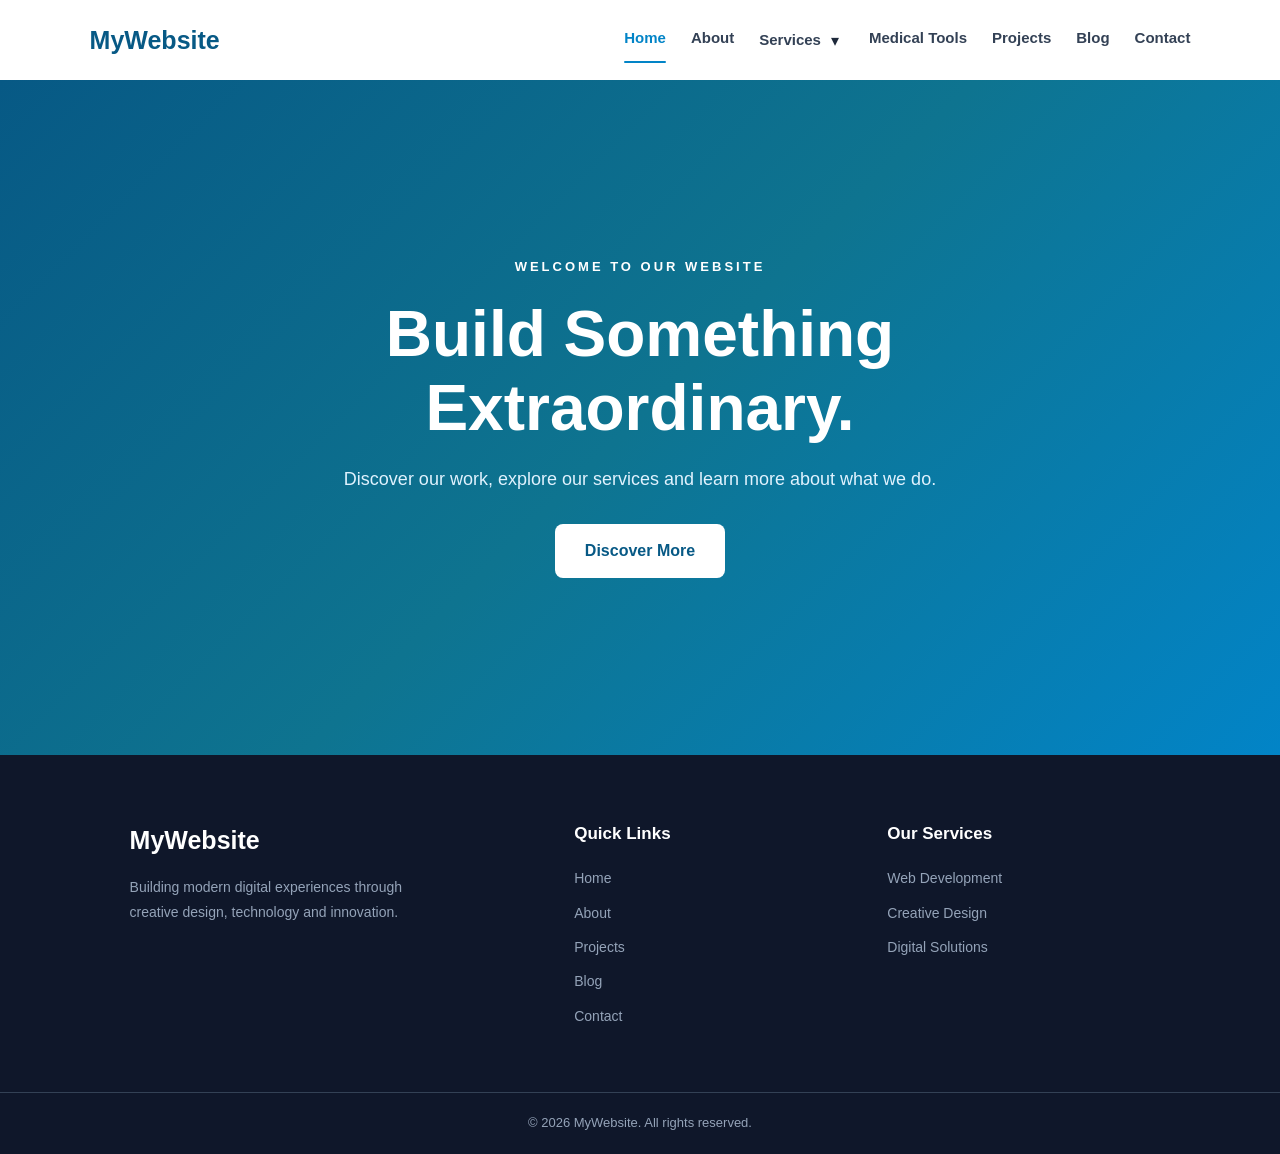
<file: index.html>
<!DOCTYPE html>
<html lang="en">

<head>
    <meta charset="UTF-8">
    <meta name="viewport" content="width=device-width, initial-scale=1.0">

    <meta name="description" content="Explore MyWebsite for professional web development services, creative design, digital solutions, projects, articles and clinical medical calculators.">
<!-- Open Graph / Social Sharing -->
<meta property="og:type" content="website">
<meta property="og:title" content="MyWebsite | Web Development, Creative Design & Digital Solutions">
<meta property="og:description" content="Explore professional web development services, creative design, digital solutions, projects, articles and clinical medical calculators.">
<meta property="og:url" content="https://kuniam68.github.io/professional-website/">
<meta property="og:site_name" content="MyWebsite">
<meta property="og:image" content="https://kuniam68.github.io/professional-website/images/og-preview.png">
<meta property="og:image:alt" content="MyWebsite — Web Development, Creative Design, Digital Solutions and Clinical Calculators">
    
    <!-- Twitter / X Social Sharing -->
<meta name="twitter:card" content="summary_large_image">
<meta name="twitter:title" content="MyWebsite | Web Development, Creative Design & Digital Solutions">
<meta name="twitter:description" content="Explore professional web development services, creative design, digital solutions, projects, articles and clinical medical calculators.">
<meta name="twitter:image" content="https://kuniam68.github.io/professional-website/images/og-preview.png">
<meta name="twitter:image:alt" content="MyWebsite professional social sharing preview">
    
    <title>MyWebsite | Web Development, Creative Design & Digital Solutions</title>
<link rel="canonical" href="https://kuniam68.github.io/professional-website/">
 <link rel="icon" type="image/png" sizes="32x32" href="https://kuniam68.github.io/professional-website/images/favicon-32.png?v=4">
<link rel="icon" type="image/png" sizes="192x192" href="https://kuniam68.github.io/professional-website/images/favicon-192.png?v=4">
<link rel="apple-touch-icon" sizes="192x192" href="https://kuniam68.github.io/professional-website/images/favicon-192.png?v=4">
<link rel="shortcut icon" type="image/png" href="https://kuniam68.github.io/professional-website/images/favicon-32.png?v=4">
    <link rel="stylesheet" href="style.css?v=11">
</head>

<body>
<a href="#main-content" class="skip-link">
    Skip to main content
</a>
    
<header class="site-header">
    <a href="index.html?v=5" class="logo">MyWebsite</a>

    <button class="menu-toggle"
        type="button"
        aria-label="Open navigation menu"
        aria-expanded="false"
        aria-controls="primary-navigation">
        ☰
    </button>

    <nav class="main-nav" id="primary-navigation" aria-label="Main navigation">

        <a href="index.html?v=5" class="active" aria-current="page">Home</a>

        <a href="about.html?v=5">About</a>

        <div class="nav-dropdown">
            <div class="nav-dropdown-heading">
                <a href="services.html?v=5">Services</a>

                <button class="dropdown-toggle"
                    type="button"
                    aria-label="Open Services submenu"
                    aria-expanded="false"
                    aria-controls="services-dropdown">
                    ▾
                </button>
            </div>

            <div class="dropdown-menu" id="services-dropdown">
                <a href="services.html?v=5#web-development">Web Development</a>
                <a href="services.html?v=5#creative-design">Creative Design</a>
                <a href="services.html?v=5#digital-solutions">Digital Solutions</a>
            </div>
        </div>
        <a href="medical-tools.html">Medical Tools</a>
        <a href="projects.html?v=5">Projects</a>
        <a href="blog.html?v=5">Blog</a>
        <a href="contact.html?v=5">Contact</a>

    </nav>
    </header>

    <main id="main-content">

        <section class="hero">
            <p>WELCOME TO OUR WEBSITE</p>

            <h1>Build Something Extraordinary.</h1>

            <p>
                Discover our work, explore our services
                and learn more about what we do.
            </p>

            <a href="about.html" class="hero-button">
                Discover More
            </a>
        </section>

    </main>

<footer class="site-footer">

    <div class="footer-container">

        <!-- BRAND INFORMATION -->
        <div class="footer-brand">
            <h2>MyWebsite</h2>
            <p>
                Building modern digital experiences through
                creative design, technology and innovation.
            </p>
        </div>

        <!-- QUICK LINKS -->
        <div class="footer-links">
            <h3>Quick Links</h3>

            <a href="index.html?v=5">Home</a>
            <a href="about.html?v=5">About</a>
            <a href="projects.html?v=5">Projects</a>
            <a href="blog.html?v=5">Blog</a>
            <a href="contact.html?v=5">Contact</a>
        </div>

        <!-- SERVICES -->
        <div class="footer-links">
            <h3>Our Services</h3>

            <a href="services.html?v=5#web-development">Web Development</a>
            <a href="services.html?v=5#creative-design">Creative Design</a>
            <a href="services.html?v=5#digital-solutions">Digital Solutions</a>
        </div>

    </div>

    <div class="footer-bottom">
        <p>&copy; 2026 MyWebsite. All rights reserved.</p>
    </div>

</footer>


<script>
const menuToggle = document.querySelector(".menu-toggle");
const mainNav = document.querySelector(".main-nav");

menuToggle.addEventListener("click", function() {
    const isExpanded = menuToggle.getAttribute("aria-expanded") === "true";

    menuToggle.setAttribute("aria-expanded", !isExpanded);

    menuToggle.setAttribute(
        "aria-label",
        isExpanded ? "Open navigation menu" : "Close navigation menu"
    );

    mainNav.classList.toggle("active");
});

// ===== SERVICES DROPDOWN =====

const dropdownToggle = document.querySelector(".dropdown-toggle");
const navDropdown = document.querySelector(".nav-dropdown");

dropdownToggle.addEventListener("click", function() {
    const isExpanded = dropdownToggle.getAttribute("aria-expanded") === "true";

    dropdownToggle.setAttribute("aria-expanded", !isExpanded);

    dropdownToggle.setAttribute(
        "aria-label",
        isExpanded ? "Open Services submenu" : "Close Services submenu"
    );

    navDropdown.classList.toggle("open");
});
</script>
</body>
</html>
</file>
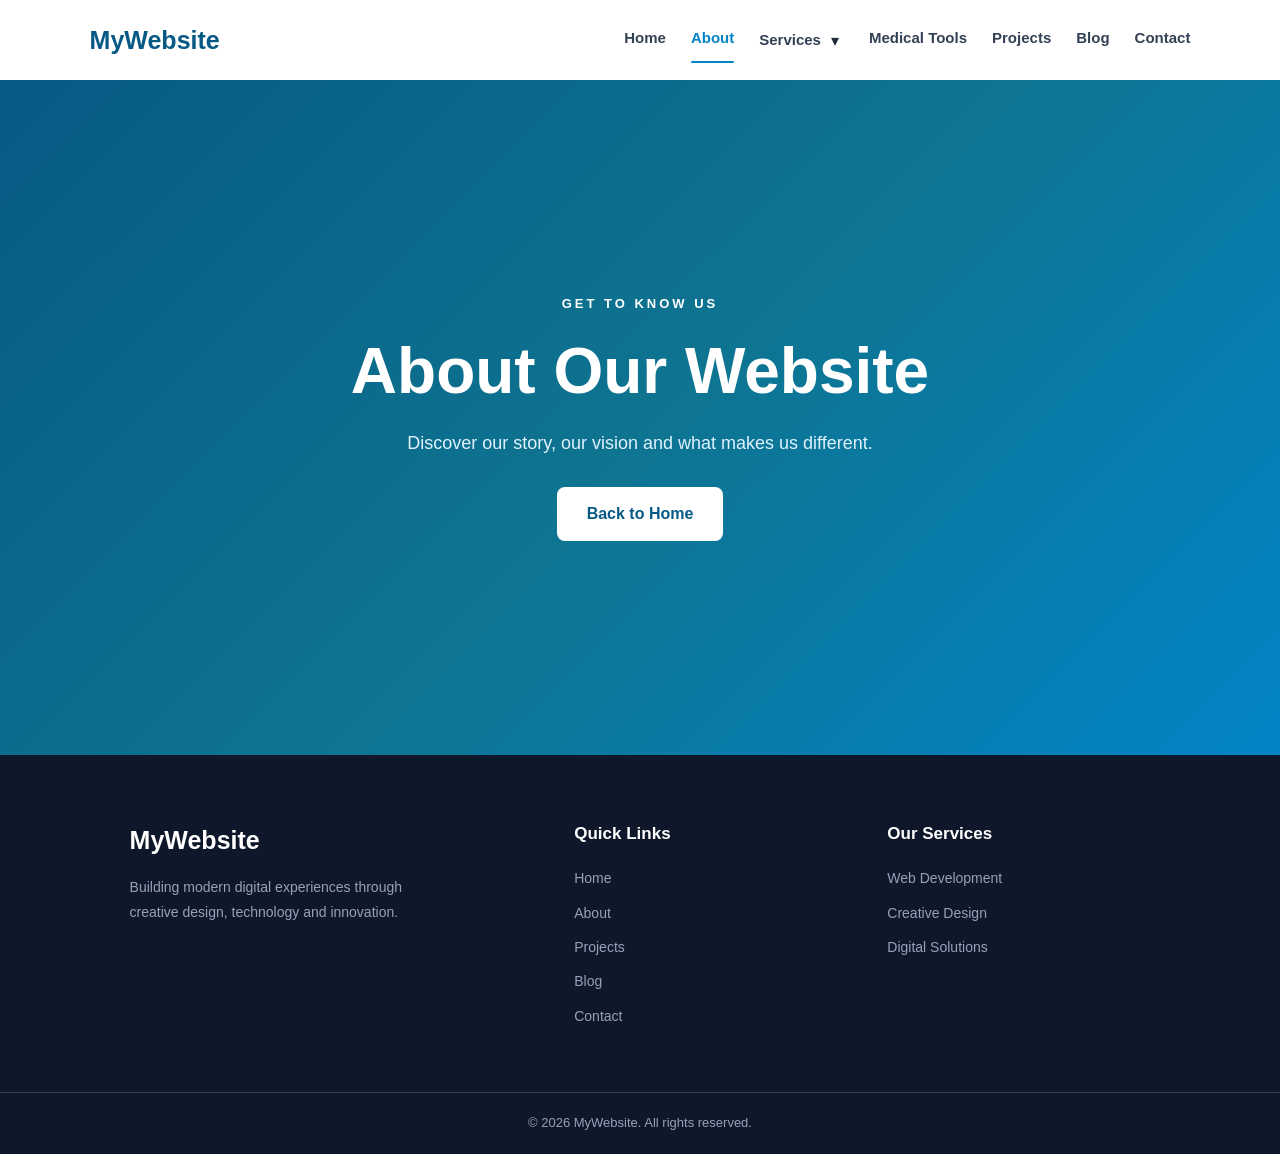
<file: about.html>
<!DOCTYPE html>
<html lang="en">

<head>
    <meta charset="UTF-8">
    <meta name="viewport" content="width=device-width, initial-scale=1.0">

    <meta name="description" content="Learn more about our website, our vision and our mission.">

    <title>About Us | MyWebsite</title>

    <link rel="stylesheet" href="style.css">
</head>

<body>
<a href="#main-content" class="skip-link">
    Skip to main content
</a>
    

<header class="site-header">
    <a href="index.html?v=5" class="logo">MyWebsite</a>

    <button class="menu-toggle"
        type="button"
        aria-label="Open navigation menu"
        aria-expanded="false"
        aria-controls="primary-navigation">
        ☰
    </button>

    <nav class="main-nav" id="primary-navigation" aria-label="Main navigation">

        <a href="index.html?v=5">Home</a>

        <a href="about.html?v=5" class="active" aria-current="page">About</a>

        <div class="nav-dropdown">
            <div class="nav-dropdown-heading">
                <a href="services.html?v=5">Services</a>

                <button class="dropdown-toggle"
                    type="button"
                    aria-label="Open Services submenu"
                    aria-expanded="false"
                    aria-controls="services-dropdown">
                    ▾
                </button>
            </div>

            <div class="dropdown-menu" id="services-dropdown">
                <a href="services.html?v=5#web-development">Web Development</a>
                <a href="services.html?v=5#creative-design">Creative Design</a>
                <a href="services.html?v=5#digital-solutions">Digital Solutions</a>
            </div>
        </div>
        <a href="medical-tools.html">Medical Tools</a>
        <a href="projects.html?v=5">Projects</a>
        <a href="blog.html?v=5">Blog</a>
        <a href="contact.html?v=5">Contact</a>

    </nav>
</header>

    <main id="main-content">

        <section class="hero">
            <p>GET TO KNOW US</p>

            <h1>About Our Website</h1>

            <p>
                Discover our story, our vision
                and what makes us different.
            </p>

            <a href="index.html" class="hero-button">
                Back to Home
            </a>
        </section>

    </main>

   
<footer class="site-footer">

    <div class="footer-container">

        <!-- BRAND INFORMATION -->
        <div class="footer-brand">
            <h2>MyWebsite</h2>
            <p>
                Building modern digital experiences through
                creative design, technology and innovation.
            </p>
        </div>

        <!-- QUICK LINKS -->
        <div class="footer-links">
            <h3>Quick Links</h3>

            <a href="index.html?v=5">Home</a>
            <a href="about.html?v=5">About</a>
            <a href="projects.html?v=5">Projects</a>
            <a href="blog.html?v=5">Blog</a>
            <a href="contact.html?v=5">Contact</a>
        </div>

        <!-- SERVICES -->
        <div class="footer-links">
            <h3>Our Services</h3>

            <a href="services.html?v=5#web-development">Web Development</a>
            <a href="services.html?v=5#creative-design">Creative Design</a>
            <a href="services.html?v=5#digital-solutions">Digital Solutions</a>
        </div>

    </div>

    <div class="footer-bottom">
        <p>&copy; 2026 MyWebsite. All rights reserved.</p>
    </div>

</footer>



<script>
const menuToggle = document.querySelector(".menu-toggle");
const mainNav = document.querySelector(".main-nav");

menuToggle.addEventListener("click", function() {
    const isExpanded = menuToggle.getAttribute("aria-expanded") === "true";

    menuToggle.setAttribute("aria-expanded", !isExpanded);

    menuToggle.setAttribute(
        "aria-label",
        isExpanded ? "Open navigation menu" : "Close navigation menu"
    );

    mainNav.classList.toggle("active");
});

// ===== SERVICES DROPDOWN =====

const dropdownToggle = document.querySelector(".dropdown-toggle");
const navDropdown = document.querySelector(".nav-dropdown");

dropdownToggle.addEventListener("click", function() {
    const isExpanded = dropdownToggle.getAttribute("aria-expanded") === "true";

    dropdownToggle.setAttribute("aria-expanded", !isExpanded);

    dropdownToggle.setAttribute(
        "aria-label",
        isExpanded ? "Open Services submenu" : "Close Services submenu"
    );

    navDropdown.classList.toggle("open");
});
</script>

</body>
</html>
</file>
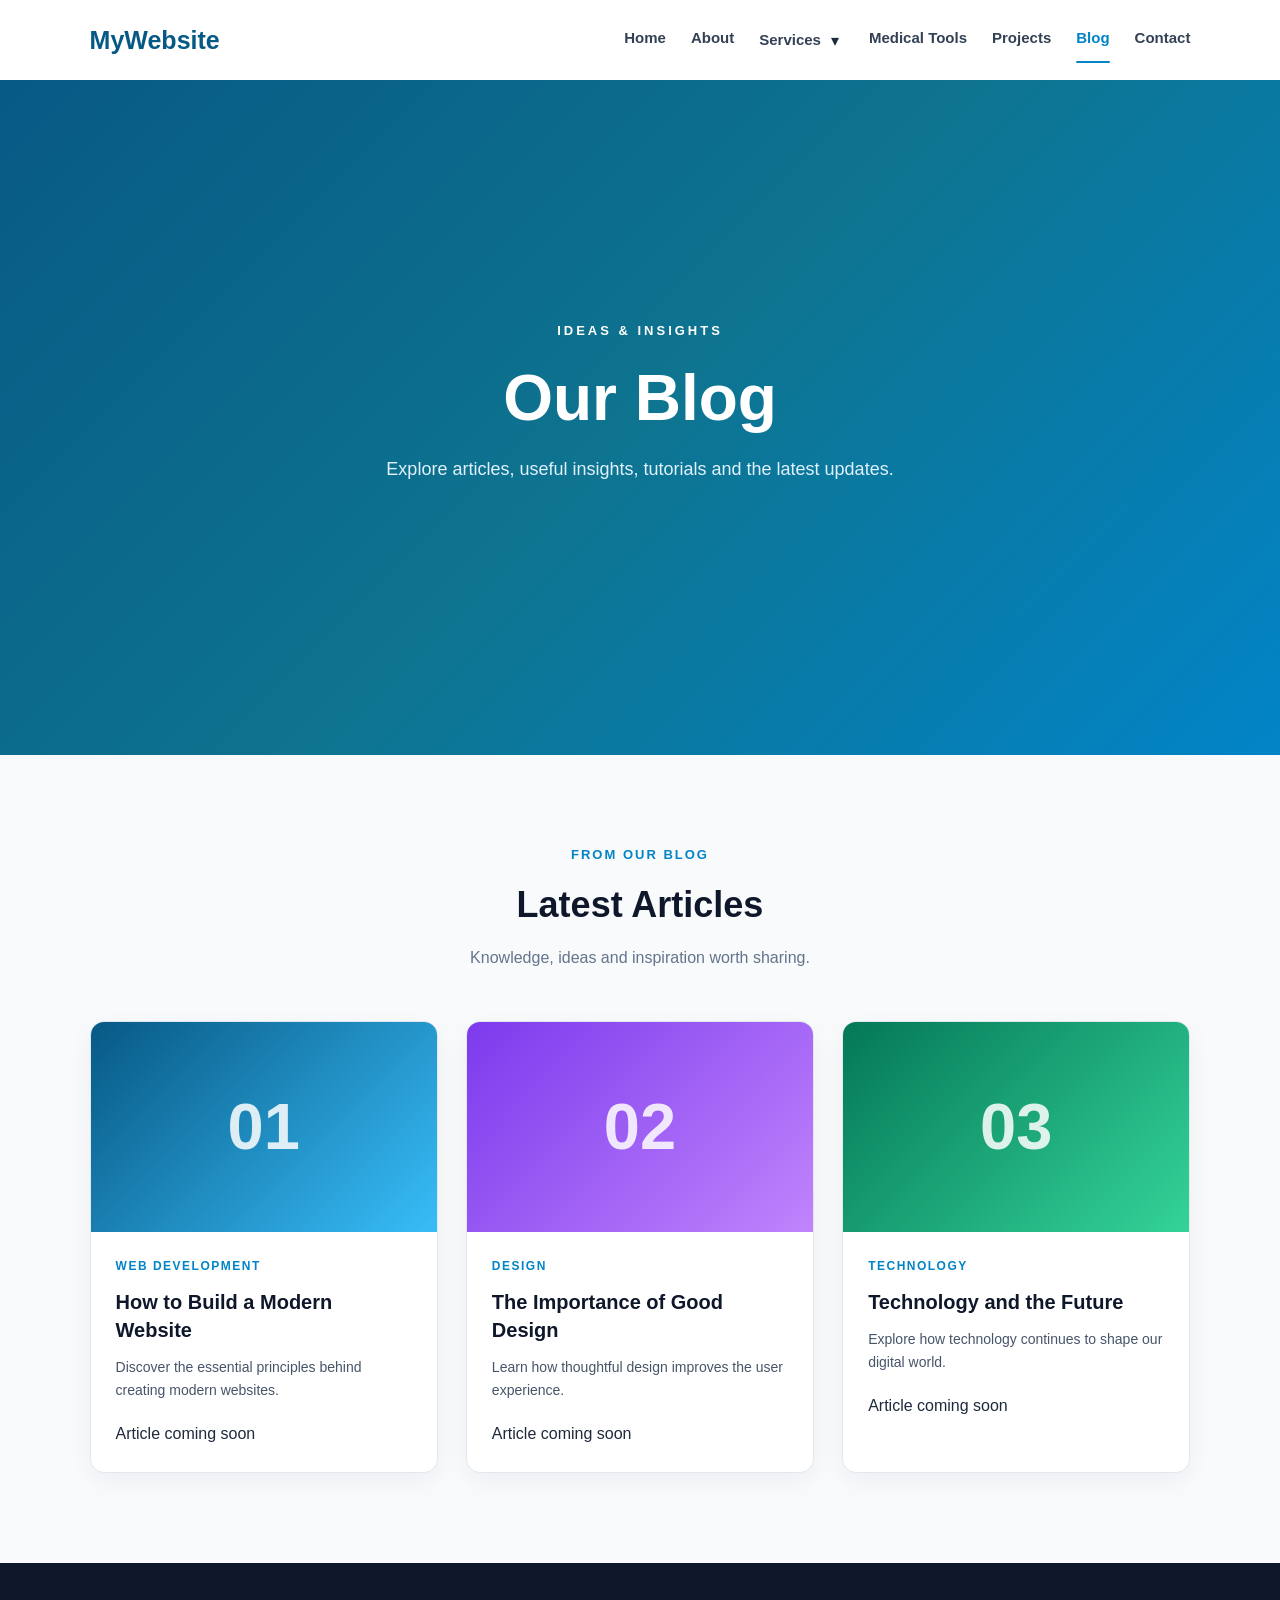
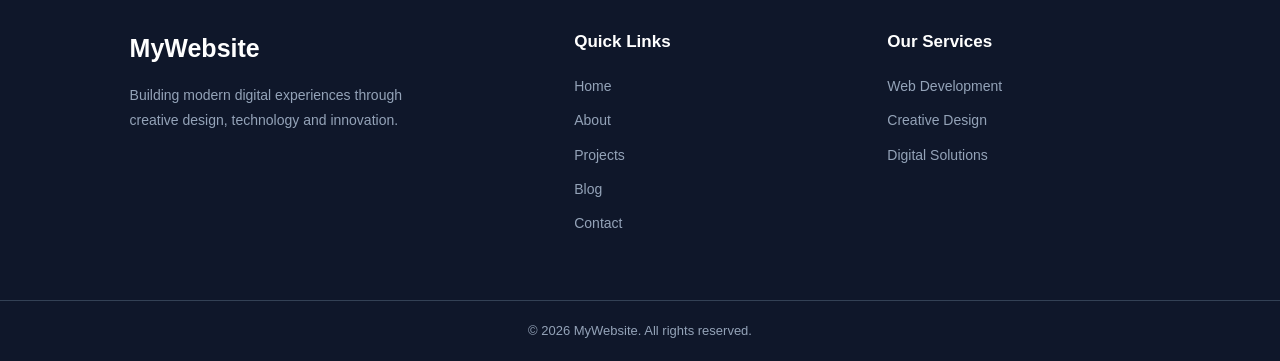
<file: blog.html>
<!DOCTYPE html>
<html lang="en">

<head>
    <meta charset="UTF-8">
    <meta name="viewport" content="width=device-width, initial-scale=1.0">

    <meta name="description" content="Read our latest articles, insights, tutorials and updates.">

    <title>Blog & Articles | MyWebsite</title>

    <link rel="stylesheet" href="style.css">
</head>

<body>


<header class="site-header">
    <a href="index.html?v=5" class="logo">MyWebsite</a>

    <button class="menu-toggle"
        type="button"
        aria-label="Open navigation menu"
        aria-expanded="false"
        aria-controls="primary-navigation">
        ☰
    </button>

    <nav class="main-nav" id="primary-navigation" aria-label="Main navigation">

        <a href="index.html?v=5">Home</a>
        <a href="about.html?v=5">About</a>

        <div class="nav-dropdown">
            <div class="nav-dropdown-heading">
                <a href="services.html?v=5">Services</a>

                <button class="dropdown-toggle"
                    type="button"
                    aria-label="Open Services submenu"
                    aria-expanded="false"
                    aria-controls="services-dropdown">
                    ▾
                </button>
            </div>

            <div class="dropdown-menu" id="services-dropdown">
                <a href="services.html?v=5#web-development">Web Development</a>
                <a href="services.html?v=5#creative-design">Creative Design</a>
                <a href="services.html?v=5#digital-solutions">Digital Solutions</a>
            </div>
        </div>
<a href="medical-tools.html">Medical Tools</a>
        <a href="projects.html?v=5">Projects</a>
        <a href="blog.html?v=5" class="active" aria-current="page">Blog</a>
        <a href="contact.html?v=5">Contact</a>

    </nav>
</header>


    <main>

        <section class="hero">
            <p>IDEAS & INSIGHTS</p>

            <h1>Our Blog</h1>

            <p>
                Explore articles, useful insights,
                tutorials and the latest updates.
            </p>
        </section>

        <section class="blog-section">

            <div class="section-heading">
                <p>FROM OUR BLOG</p>
                <h2>Latest Articles</h2>
                <span>
                    Knowledge, ideas and inspiration
                    worth sharing.
                </span>
            </div>

            <div class="blog-grid">

                <article class="blog-card">
                    <div class="blog-image blog-image-one">
                        <span>01</span>
                    </div>

                    <div class="blog-content">
                        <p class="blog-category">WEB DEVELOPMENT</p>
                        <h3>How to Build a Modern Website</h3>
                        <p>
                            Discover the essential principles
                            behind creating modern websites.
                        </p>
                        <span class="article-link">
    Article coming soon
</span>
                    </div>
                </article>

                <article class="blog-card">
                    <div class="blog-image blog-image-two">
                        <span>02</span>
                    </div>

                    <div class="blog-content">
                        <p class="blog-category">DESIGN</p>
                        <h3>The Importance of Good Design</h3>
                        <p>
                            Learn how thoughtful design
                            improves the user experience.
                        </p>
                        <span class="article-link">
    Article coming soon
</span>
                    </div>
                </article>

                <article class="blog-card">
                    <div class="blog-image blog-image-three">
                        <span>03</span>
                    </div>

                    <div class="blog-content">
                        <p class="blog-category">TECHNOLOGY</p>
                        <h3>Technology and the Future</h3>
                        <p>
                            Explore how technology continues
                            to shape our digital world.
                        </p>
                        <span class="article-link">
    Article coming soon
</span>
                    </div>
                </article>

            </div>

        </section>

    </main>

    
<footer class="site-footer">

    <div class="footer-container">

        <!-- BRAND INFORMATION -->
        <div class="footer-brand">
            <h2>MyWebsite</h2>
            <p>
                Building modern digital experiences through
                creative design, technology and innovation.
            </p>
        </div>

        <!-- QUICK LINKS -->
        <div class="footer-links">
            <h3>Quick Links</h3>

            <a href="index.html?v=5">Home</a>
            <a href="about.html?v=5">About</a>
            <a href="projects.html?v=5">Projects</a>
            <a href="blog.html?v=5">Blog</a>
            <a href="contact.html?v=5">Contact</a>
        </div>

        <!-- SERVICES -->
        <div class="footer-links">
            <h3>Our Services</h3>

            <a href="services.html?v=5#web-development">Web Development</a>
            <a href="services.html?v=5#creative-design">Creative Design</a>
            <a href="services.html?v=5#digital-solutions">Digital Solutions</a>
        </div>

    </div>

    <div class="footer-bottom">
        <p>&copy; 2026 MyWebsite. All rights reserved.</p>
    </div>

</footer>


<script>
const menuToggle = document.querySelector(".menu-toggle");
const mainNav = document.querySelector(".main-nav");

menuToggle.addEventListener("click", function() {
    const isExpanded = menuToggle.getAttribute("aria-expanded") === "true";

    menuToggle.setAttribute("aria-expanded", !isExpanded);

    menuToggle.setAttribute(
        "aria-label",
        isExpanded ? "Open navigation menu" : "Close navigation menu"
    );

    mainNav.classList.toggle("active");
});

// ===== SERVICES DROPDOWN =====

const dropdownToggle = document.querySelector(".dropdown-toggle");
const navDropdown = document.querySelector(".nav-dropdown");

dropdownToggle.addEventListener("click", function() {
    const isExpanded = dropdownToggle.getAttribute("aria-expanded") === "true";

    dropdownToggle.setAttribute("aria-expanded", !isExpanded);

    dropdownToggle.setAttribute(
        "aria-label",
        isExpanded ? "Open Services submenu" : "Close Services submenu"
    );

    navDropdown.classList.toggle("open");
});
</script>

</body>
</html>
</file>
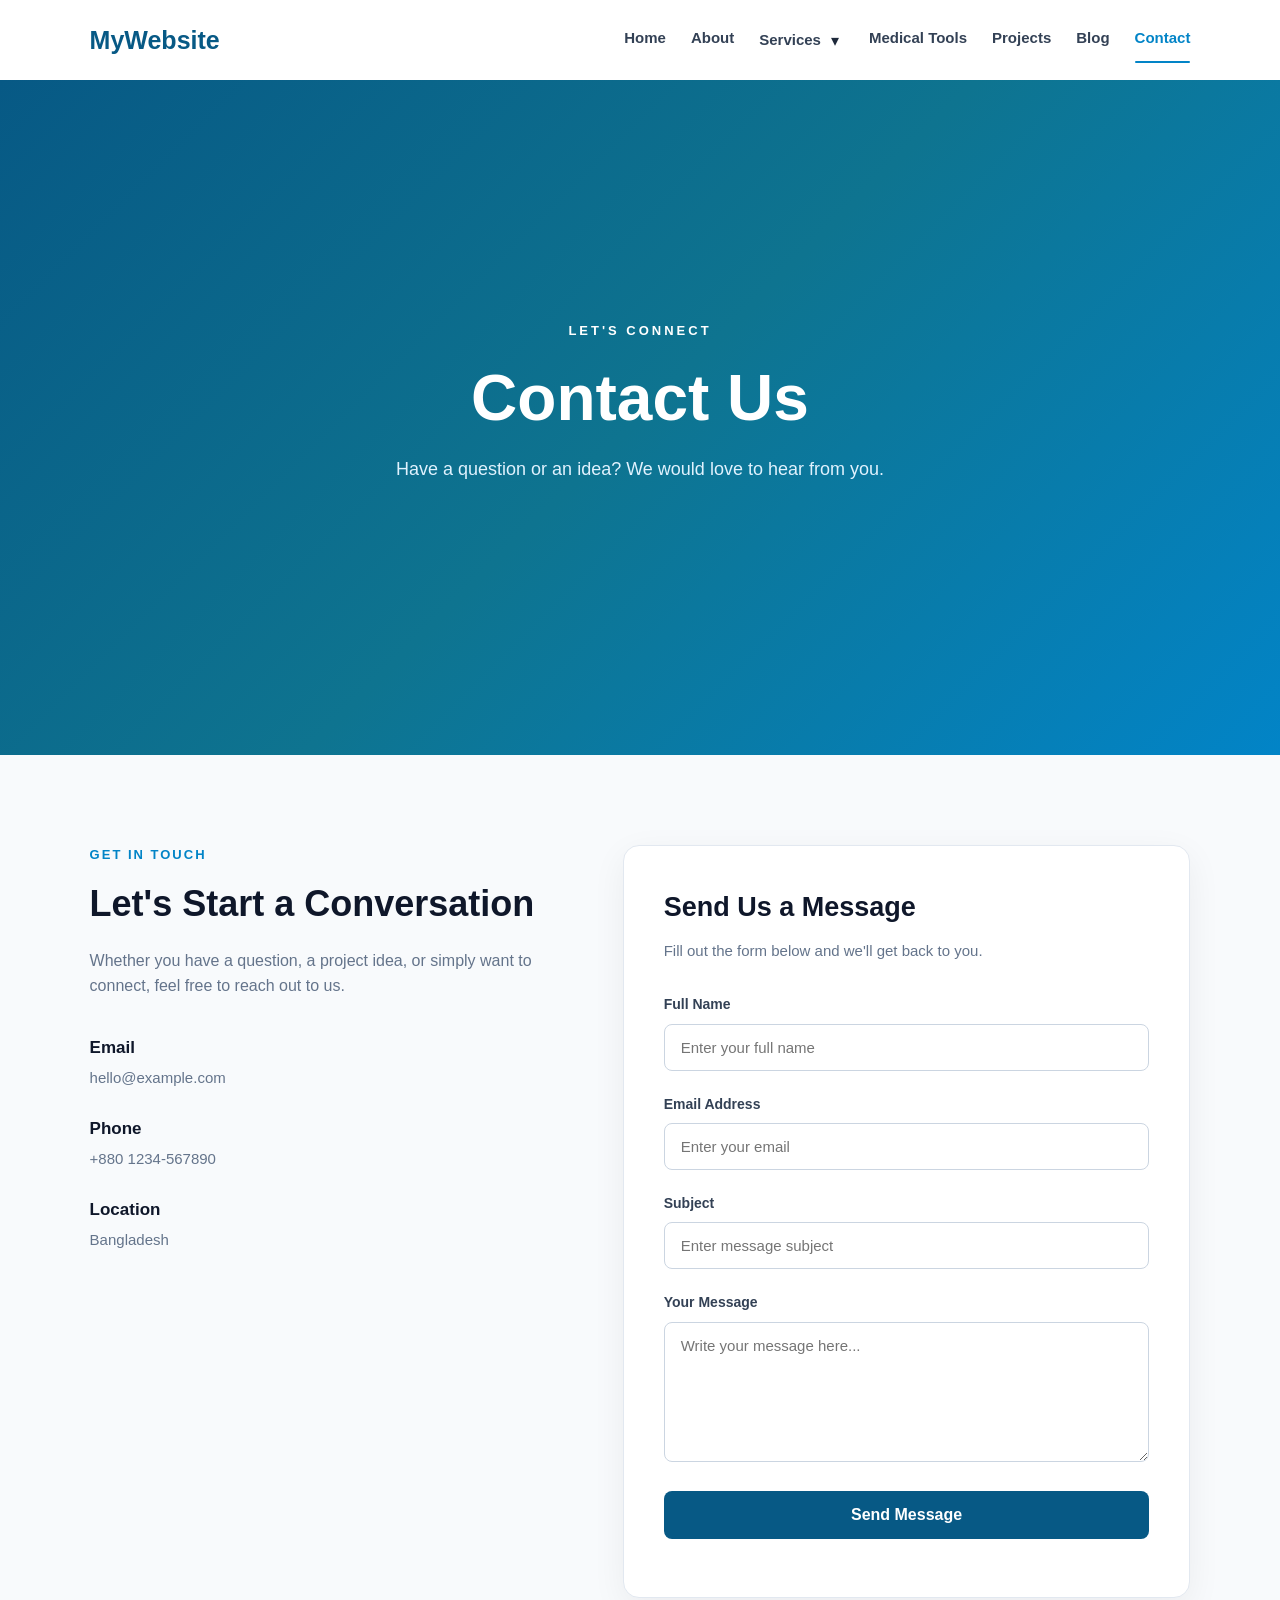
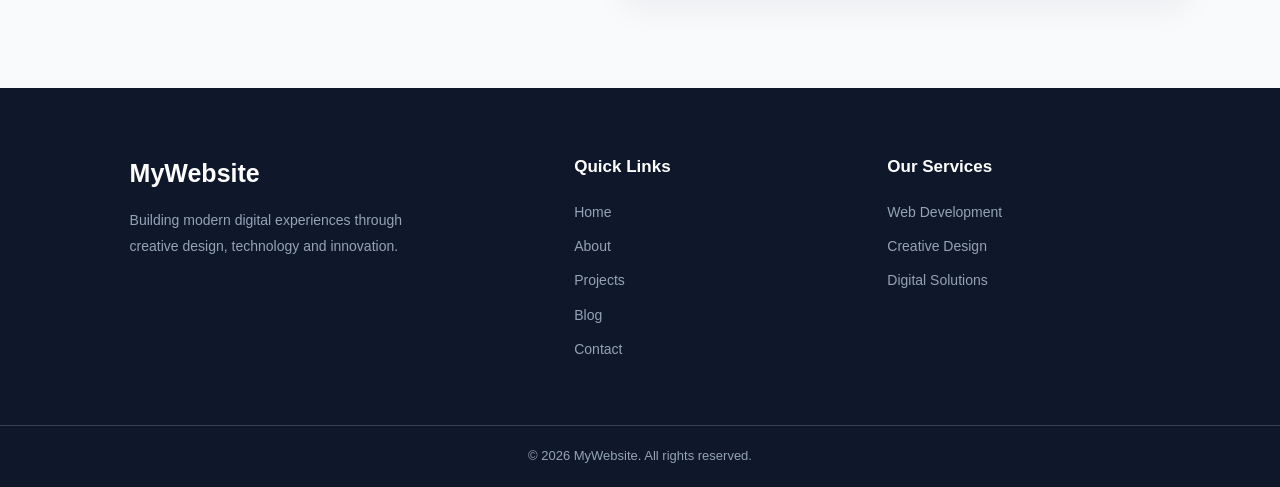
<file: contact.html>
<!DOCTYPE html>
<html lang="en">

<head>
    <meta charset="UTF-8">
    <meta name="viewport" content="width=device-width, initial-scale=1.0">

    <meta name="description" content="Get in touch with our team. We would love to hear from you.">

    <title>Contact Us | MyWebsite</title>

    <link rel="stylesheet" href="style.css">
</head>

<body>
<a href="#main-content" class="skip-link">
    Skip to main content
</a>
 

<header class="site-header">
    <a href="index.html?v=5" class="logo">MyWebsite</a>

    <button class="menu-toggle"
        type="button"
        aria-label="Open navigation menu"
        aria-expanded="false"
        aria-controls="primary-navigation">
        ☰
    </button>

    <nav class="main-nav" id="primary-navigation" aria-label="Main navigation">

        <a href="index.html?v=5">Home</a>
        <a href="about.html?v=5">About</a>

        <div class="nav-dropdown">
            <div class="nav-dropdown-heading">
                <a href="services.html?v=5">Services</a>

                <button class="dropdown-toggle"
                    type="button"
                    aria-label="Open Services submenu"
                    aria-expanded="false"
                    aria-controls="services-dropdown">
                    ▾
                </button>
            </div>

            <div class="dropdown-menu" id="services-dropdown">
                <a href="services.html?v=5#web-development">Web Development</a>
                <a href="services.html?v=5#creative-design">Creative Design</a>
                <a href="services.html?v=5#digital-solutions">Digital Solutions</a>
            </div>
        </div>
<a href="medical-tools.html">Medical Tools</a>
        <a href="projects.html?v=5">Projects</a>
        <a href="blog.html?v=5">Blog</a>
        <a href="contact.html?v=5" class="active" aria-current="page">Contact</a>

    </nav>
</header>



    <main id="main-content">

        <section class="hero">
            <p>LET'S CONNECT</p>

            <h1>Contact Us</h1>

                        <p>
                Have a question or an idea?
                We would love to hear from you.
            </p>

        </section>

        <section class="contact-section">

            <div class="contact-container">

                <!-- CONTACT INFORMATION -->

                <div class="contact-info">

                    <p class="contact-label">GET IN TOUCH</p>

                    <h2>Let's Start a Conversation</h2>

                    <p class="contact-description">
                        Whether you have a question, a project idea,
                        or simply want to connect, feel free to
                        reach out to us.
                    </p>

                    <div class="contact-detail">
                        <h3>Email</h3>
                        <p>hello@example.com</p>
                    </div>

                    <div class="contact-detail">
                        <h3>Phone</h3>
                        <p>+880 1234-567890</p>
                    </div>

                    <div class="contact-detail">
                        <h3>Location</h3>
                        <p>Bangladesh</p>
                    </div>

                </div>


                <!-- CONTACT FORM -->

                <div class="contact-form-container">

                    <h2>Send Us a Message</h2>

                    <p>
                        Fill out the form below and
                        we'll get back to you.
                    </p>

                 <form
    id="contact-form"
    action="https://formspree.io/f/xgakogpg"
    method="POST"
>
<input
    type="text"
    name="_gotcha"
    style="display:none"
    tabindex="-1"
    autocomplete="off"
>
                     

                        <div class="form-group">
                            <label for="name">Full Name</label>
                            <input
    type="text"
    id="name"
    name="name"
    autocomplete="name"
    maxlength="100"
    minlength="2"
    placeholder="Enter your full name"
    required
>
                        </div>

                        <div class="form-group">
                            <label for="email">Email Address</label>
                            <input
    type="email"
    id="email"
    name="email"
    autocomplete="email"
    placeholder="Enter your email"
    required
>
                        </div>

                        <div class="form-group">
                            <label for="subject">Subject</label>
                            <input
                                type="text"
                                id="subject"
                                name="subject"
                                maxlength="150"
                                minlength="3"
                                placeholder="Enter message subject"
                                required
                            >
                        </div>

                        <div class="form-group">
                            <label for="message">Your Message</label>
                            <textarea
                                id="message"
                                name="message"
                                rows="6"
                                maxlength="5000"
                                minlength="10"
                                placeholder="Write your message here..."
                                required
                            ></textarea>
                        </div>

                        <button type="submit" class="contact-submit">
                            Send Message
                        </button>
                        <p id="form-status" role="status" aria-live="polite"></p>
                    </form>

                </div>

            </div>

                </section>

    </main>

<footer class="site-footer">

    <div class="footer-container">

        <!-- BRAND INFORMATION -->
        <div class="footer-brand">
            <h2>MyWebsite</h2>
            <p>
                Building modern digital experiences through
                creative design, technology and innovation.
            </p>
        </div>

        <!-- QUICK LINKS -->
        <div class="footer-links">
            <h3>Quick Links</h3>

            <a href="index.html?v=5">Home</a>
            <a href="about.html?v=5">About</a>
            <a href="projects.html?v=5">Projects</a>
            <a href="blog.html?v=5">Blog</a>
            <a href="contact.html?v=5">Contact</a>
        </div>

        <!-- SERVICES -->
        <div class="footer-links">
            <h3>Our Services</h3>

            <a href="services.html?v=5#web-development">Web Development</a>
            <a href="services.html?v=5#creative-design">Creative Design</a>
            <a href="services.html?v=5#digital-solutions">Digital Solutions</a>
        </div>

    </div>

    <div class="footer-bottom">
        <p>&copy; 2026 MyWebsite. All rights reserved.</p>
    </div>

</footer>


<script>

const contactForm = document.getElementById("contact-form");
const formStatus = document.getElementById("form-status");
const submitButton = contactForm.querySelector("button[type='submit']");

contactForm.addEventListener("submit", async function(event) {

    event.preventDefault();

    if (!contactForm.checkValidity()) {
        contactForm.reportValidity();
        return;
    }

    submitButton.disabled = true;
    submitButton.textContent = "Sending...";

    formStatus.textContent = "Sending your message...";
    formStatus.style.color = "#0369a1";

    try {

        const response = await fetch(contactForm.action, {
            method: "POST",
            body: new FormData(contactForm),
            headers: {
                "Accept": "application/json"
            }
        });

        if (response.ok) {

            formStatus.textContent =
                "Your message has been sent successfully!";

            formStatus.style.color = "#15803d";

            contactForm.reset();

        } else {

            const result = await response.json();

            formStatus.textContent =
                result.errors
                    ? result.errors.map(error => error.message).join(", ")
                    : "Something went wrong. Please try again.";

            formStatus.style.color = "#dc2626";

        }

    } catch (error) {

        formStatus.textContent =
            "Network error. Please check your connection and try again.";

        formStatus.style.color = "#dc2626";

    } finally {

        submitButton.disabled = false;
        submitButton.textContent = "Send Message";

    }

});

</script>


<script>
const menuToggle = document.querySelector(".menu-toggle");
const mainNav = document.querySelector(".main-nav");

menuToggle.addEventListener("click", function() {
    const isExpanded = menuToggle.getAttribute("aria-expanded") === "true";

    menuToggle.setAttribute("aria-expanded", !isExpanded);

    menuToggle.setAttribute(
        "aria-label",
        isExpanded ? "Open navigation menu" : "Close navigation menu"
    );

    mainNav.classList.toggle("active");
});

// ===== SERVICES DROPDOWN =====

const dropdownToggle = document.querySelector(".dropdown-toggle");
const navDropdown = document.querySelector(".nav-dropdown");

dropdownToggle.addEventListener("click", function() {
    const isExpanded = dropdownToggle.getAttribute("aria-expanded") === "true";

    dropdownToggle.setAttribute("aria-expanded", !isExpanded);

    dropdownToggle.setAttribute(
        "aria-label",
        isExpanded ? "Open Services submenu" : "Close Services submenu"
    );

    navDropdown.classList.toggle("open");
});
</script>

</body>
</html>
</file>
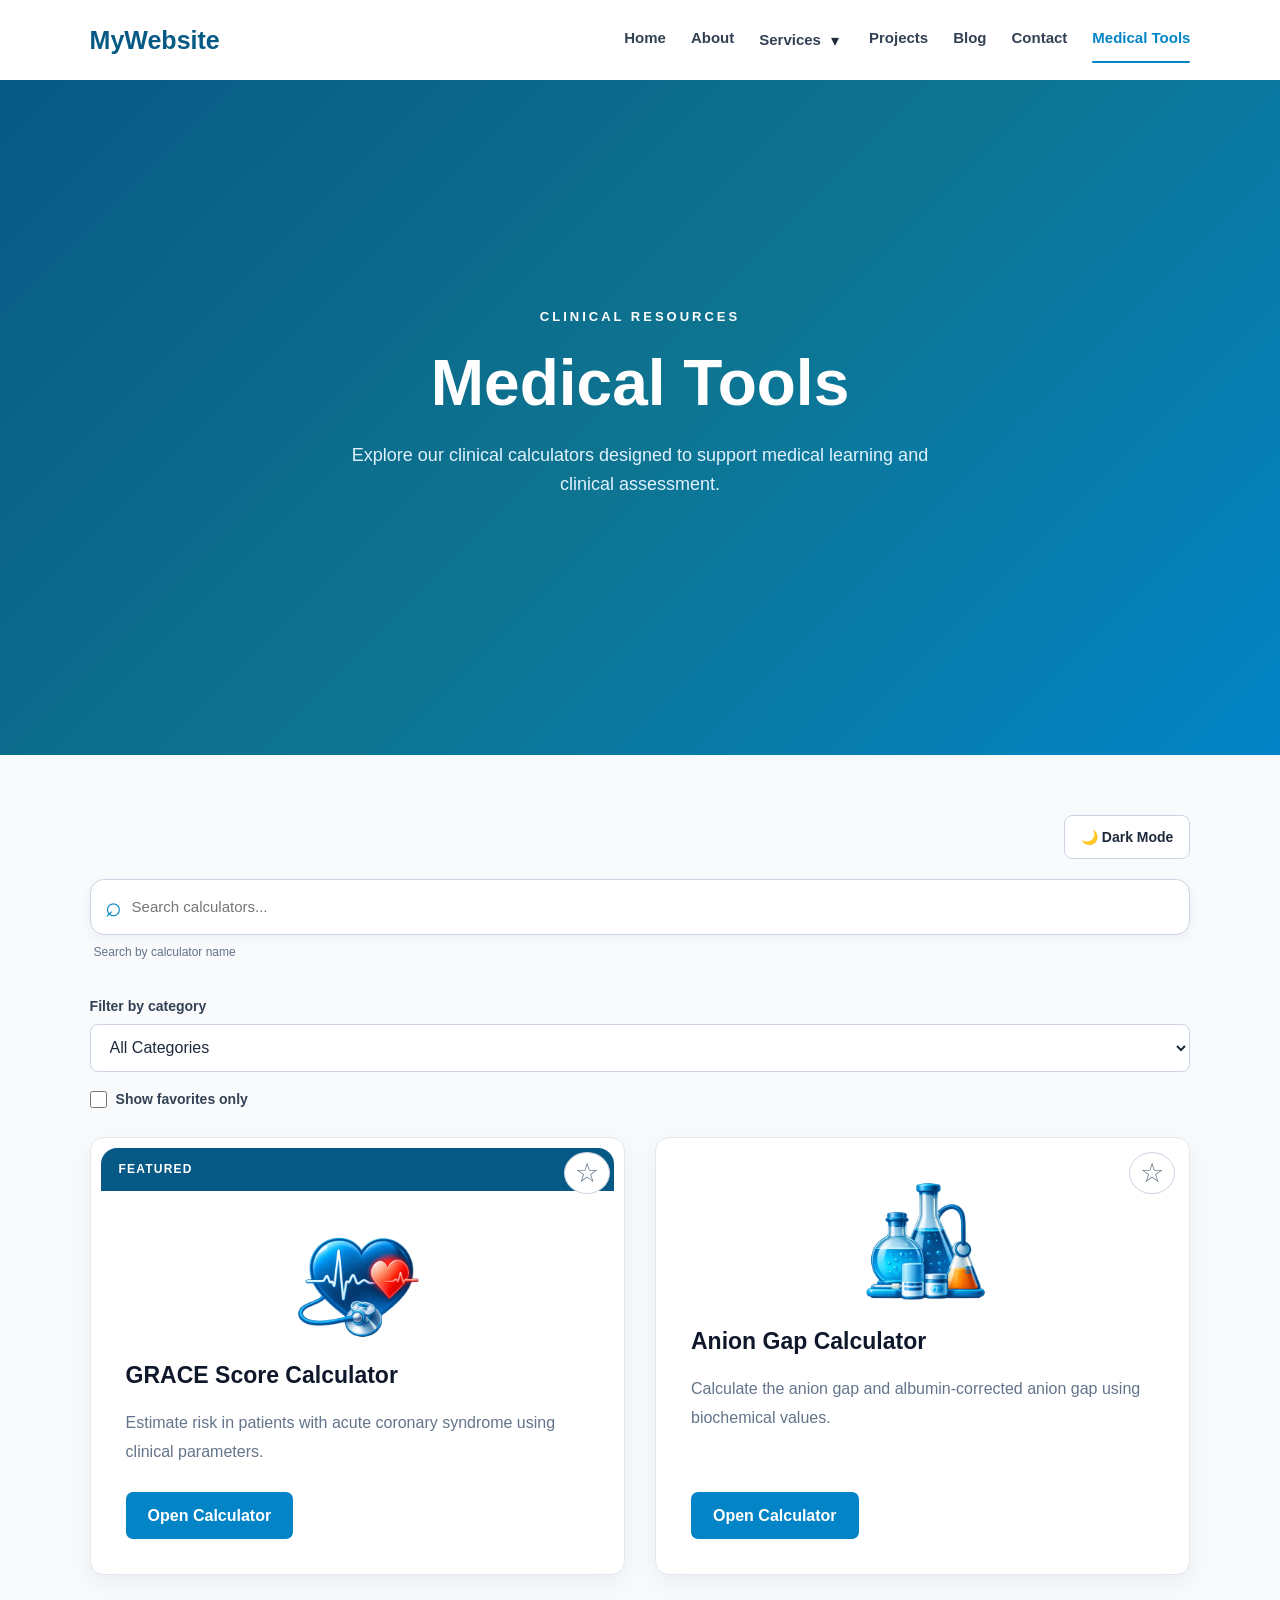
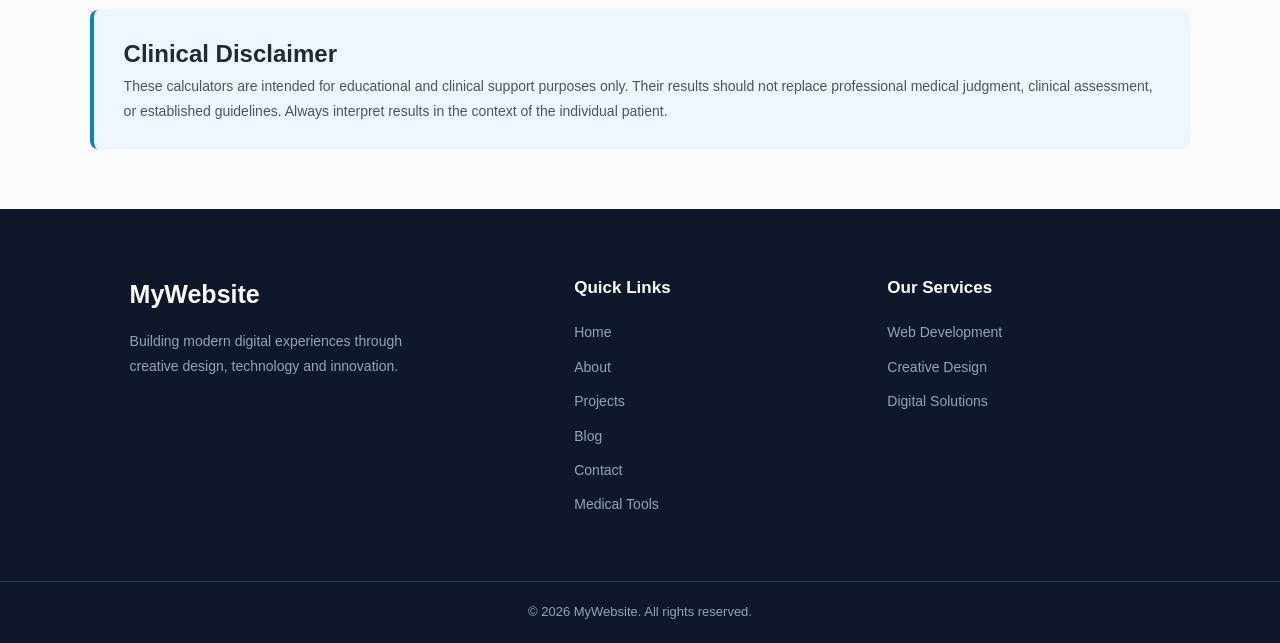
<file: medical-tools.html>
<!DOCTYPE html>
<html lang="en">

<head>
    <meta charset="UTF-8">
<meta name="viewport" content="width=device-width, initial-scale=1.0">
<meta name="description" content="Explore clinical medical calculators, including the GRACE Score Calculator for acute coronary syndrome and the Anion Gap Calculator for metabolic acidosis assessment.">
<meta property="og:type" content="website">
<meta property="og:title" content="Medical Tools | MyWebsite">
<meta property="og:description" content="Explore clinical calculators and medical tools, including the GRACE Score and Anion Gap calculators.">
<meta property="og:url" content="https://kuniam68.github.io/professional-website/medical-tools.html">
<meta property="og:site_name" content="MyWebsite">
<meta property="og:image" content="https://kuniam68.github.io/professional-website/images/og-preview.png">
<meta property="og:image:alt" content="MyWebsite — Web Development, Creative Design, Digital Solutions and Clinical Calculators">
    
    <meta name="twitter:card" content="summary_large_image">
<meta name="twitter:title" content="Medical Tools | MyWebsite">
<meta name="twitter:description" content="Explore clinical calculators and medical tools, including the GRACE Score and Anion Gap calculators.">
<meta name="twitter:image" content="https://kuniam68.github.io/professional-website/images/og-preview.png">
<meta name="twitter:image:alt" content="MyWebsite professional social sharing preview">
    <link rel="canonical" href="https://kuniam68.github.io/professional-website/medical-tools.html">
    <title>Medical Tools | MyWebsite</title>
<link rel="stylesheet" href="style.css?v=8">

</head>


<body class="medical-tools-page">
    <a href="#main-content" class="skip-link">
    Skip to main content
</a>

<header class="site-header">

    <a href="index.html?v=5" class="logo">MyWebsite</a>

    <button class="menu-toggle"
        type="button"
        aria-label="Open navigation menu"
        aria-expanded="false"
        aria-controls="primary-navigation">
        ☰
    </button>

    <nav class="main-nav" id="primary-navigation" aria-label="Main navigation">

        <a href="index.html?v=5">Home</a>
        <a href="about.html?v=5">About</a>

        <div class="nav-dropdown">

            <div class="nav-dropdown-heading">
                <a href="services.html?v=5">Services</a>

                <button class="dropdown-toggle"
                    type="button"
                    aria-label="Open Services submenu"
                    aria-expanded="false"
                    aria-controls="services-dropdown">
                    ▾
                </button>
            </div>

            <div class="dropdown-menu" id="services-dropdown">
                <a href="services.html?v=5#web-development">Web Development</a>
                <a href="services.html?v=5#creative-design">Creative Design</a>
                <a href="services.html?v=5#digital-solutions">Digital Solutions</a>
            </div>

        </div>

        <a href="projects.html?v=5">Projects</a>
        <a href="blog.html?v=5">Blog</a>
        <a href="contact.html?v=5">Contact</a>

        <a href="medical-tools.html" class="active" aria-current="page">Medical Tools</a>

    </nav>

</header>


<main id="main-content">

    <section class="hero">

        <p>CLINICAL RESOURCES</p>

        <h1>Medical Tools</h1>

        <p>
            Explore our clinical calculators designed
            to support medical learning and clinical assessment.
        </p>

    </section>

    <section class="medical-tools-section">

        <!-- ===== MEDICAL TOOLS SEARCH ===== -->


<!-- ===== DARK MODE TOGGLE ===== -->
<div class="theme-toggle-container">
    <button
        type="button"
        id="themeToggle"
        class="theme-toggle"
        aria-label="Switch to dark mode"
        aria-pressed="false">
        🌙 Dark Mode
    </button>
</div>

       
<div class="medical-search-box">

    <div class="medical-search-input-wrapper">

        <span class="search-icon" aria-hidden="true">⌕</span>

        <input
            type="search"
            id="medicalToolSearch"
            placeholder="Search calculators..."
            aria-label="Search medical calculators"
            autocomplete="off"
            aria-autocomplete="list"
            aria-controls="searchSuggestions"
            aria-expanded="false">

        <button
            type="button"
            id="clearMedicalSearch"
            class="clear-search"
            aria-label="Clear search"
            hidden>
            ×
        </button>

    </div>

    <p class="search-guide">
        Search by calculator name
    </p>

    <div
        id="searchSuggestions"
        class="search-suggestions"
        role="listbox"
        aria-label="Calculator suggestions"
        hidden>
    </div>

</div>

    <div class="medical-category-filter">

        <label for="medicalCategory">Filter by category</label>

        <select id="medicalCategory">

            <option value="all">All Categories</option>
            <option value="cardiology">Cardiology</option>
            <option value="biochemistry">Biochemistry</option>

        </select>

        </div>

        <div class="favorites-filter">
    <label>
        <input type="checkbox" id="showFavoritesOnly">
        Show favorites only
    </label>
</div>
        <div class="medical-tools-container">

       <div class="medical-tool-card"
     data-category="cardiology"
     data-search="grace score calculator acute coronary syndrome risk">

        <span class="featured-label">FEATURED</span>

    <button
        class="favorite-toggle"
        type="button"
        aria-label="Add GRACE Score Calculator to favorites"
        aria-pressed="false">
        ☆
    </button>

    <img
    src="images/grace-cardiology.png"
    alt="Illustration representing the GRACE Score cardiology calculator"
    loading="lazy"
    class="medical-tool-image">

    <h2>GRACE Score Calculator</h2>

                <p>
                    Estimate risk in patients with
                    acute coronary syndrome using
                    clinical parameters.
                </p>

                <a href="https://kuniam68.github.io/My-second-try/#grace"
                   target="_blank"
                   rel="noopener noreferrer">
                    Open Calculator
                </a>

            </div>

           <div class="medical-tool-card"
     data-category="biochemistry"
     data-search="anion gap albumin corrected anion gap metabolic acidosis">

              <button
        class="favorite-toggle"
        type="button"
        aria-label="Add Anion Gap Calculator to favorites"
        aria-pressed="false">
        ☆
    </button>

    <img
    src="images/anion-gap-laboratory.png"
    alt="Illustration representing the Anion Gap biochemical calculator"
    loading="lazy"
    class="medical-tool-image">

    <h2>Anion Gap Calculator</h2>

                <p>
                    Calculate the anion gap and
                    albumin-corrected anion gap
                    using biochemical values.
                </p>

                <a href="https://kuniam68.github.io/My-second-try/#anion-gap"
                   target="_blank"
                   rel="noopener noreferrer">
                    Open Calculator
                </a>

            </div>

        </div>
<div class="medical-disclaimer">

    <h2>Clinical Disclaimer</h2>

    <p>
        These calculators are intended for educational
        and clinical support purposes only. Their results
        should not replace professional medical judgment,
        clinical assessment, or established guidelines.
        Always interpret results in the context of the
        individual patient.
    </p>

</div>
    </section>

</main>
<footer class="site-footer">

    <div class="footer-container">

        <div class="footer-brand">
            <h2>MyWebsite</h2>
            <p>
                Building modern digital experiences through
                creative design, technology and innovation.
            </p>
        </div>

        <div class="footer-links">
            <h3>Quick Links</h3>
            <a href="index.html?v=5">Home</a>
            <a href="about.html?v=5">About</a>
            <a href="projects.html?v=5">Projects</a>
            <a href="blog.html?v=5">Blog</a>
            <a href="contact.html?v=5">Contact</a>
            <a href="medical-tools.html">Medical Tools</a>
        </div>

        <div class="footer-links">
            <h3>Our Services</h3>
            <a href="services.html?v=5#web-development">Web Development</a>
            <a href="services.html?v=5#creative-design">Creative Design</a>
            <a href="services.html?v=5#digital-solutions">Digital Solutions</a>
        </div>

    </div>

    <div class="footer-bottom">
        <p>&copy; 2026 MyWebsite. All rights reserved.</p>
    </div>

</footer>
<script>

// ===== MOBILE NAVIGATION =====

const menuToggle = document.querySelector(".menu-toggle");
const mainNav = document.querySelector(".main-nav");

menuToggle.addEventListener("click", function() {

    const isExpanded =
        menuToggle.getAttribute("aria-expanded") === "true";

    menuToggle.setAttribute("aria-expanded", !isExpanded);

    menuToggle.setAttribute(
        "aria-label",
        isExpanded ? "Open navigation menu" : "Close navigation menu"
    );

    mainNav.classList.toggle("active");

});


// ===== SERVICES DROPDOWN =====

const dropdownToggle = document.querySelector(".dropdown-toggle");
const navDropdown = document.querySelector(".nav-dropdown");

dropdownToggle.addEventListener("click", function() {

    const isExpanded =
        dropdownToggle.getAttribute("aria-expanded") === "true";

    dropdownToggle.setAttribute("aria-expanded", !isExpanded);

    dropdownToggle.setAttribute(
        "aria-label",
        isExpanded ? "Open Services submenu" : "Close Services submenu"
    );

    navDropdown.classList.toggle("open");

});

</script>

<script>

// ===== MEDICAL TOOLS SEARCH AND FILTER =====

const medicalSearch = document.getElementById("medicalToolSearch");
const medicalCategory = document.getElementById("medicalCategory");

const medicalCards = document.querySelectorAll(".medical-tool-card");

const showFavoritesOnly = document.getElementById("showFavoritesOnly");

function filterMedicalTools() {

    const searchText = medicalSearch.value.toLowerCase().trim();
    const selectedCategory = medicalCategory.value;

    medicalCards.forEach(function(card) {

        const category = card.dataset.category;
        const searchableText =
            (card.dataset.search + " " + card.textContent).toLowerCase();

        const matchesSearch = searchableText.includes(searchText);

        const matchesCategory =
            selectedCategory === "all" ||
            category === selectedCategory;

        const isFavorite =
    savedFavorites.includes(
        card.querySelector("h2").textContent.trim()
    );

const matchesFavorites =
    !showFavoritesOnly.checked || isFavorite;

        card.style.display =
            matchesSearch && matchesCategory && matchesFavorites
    ? ""
    : "none";

    });

}



const searchSuggestions = document.getElementById("searchSuggestions");
const clearMedicalSearch = document.getElementById("clearMedicalSearch");

let activeSuggestionIndex = -1;

function closeSearchSuggestions() {
    searchSuggestions.hidden = true;
    medicalSearch.setAttribute("aria-expanded", "false");
    activeSuggestionIndex = -1;
}

function selectSuggestion(name) {
    medicalSearch.value = name;
    closeSearchSuggestions();
    filterMedicalTools();
}

function updateActiveSuggestion(suggestions) {

    suggestions.forEach(function(suggestion, index) {

        const isActive = index === activeSuggestionIndex;

        suggestion.setAttribute("aria-selected", String(isActive));

        suggestion.classList.toggle("active", isActive);

    });

}

function updateSearchSuggestions() {

    const query = medicalSearch.value.trim().toLowerCase();

    searchSuggestions.innerHTML = "";

    activeSuggestionIndex = -1;

    clearMedicalSearch.hidden = query.length === 0;

    if (!query) {
        closeSearchSuggestions();
        filterMedicalTools();
        return;
    }

    const matchingNames = Array.from(medicalCards)
        .map(card => card.querySelector("h2").textContent.trim())
        .filter(name => name.toLowerCase().includes(query));

    if (matchingNames.length === 0) {

        searchSuggestions.innerHTML =
            '<div class="no-search-results">No matching calculator found.</div>';

    } else {

        matchingNames.forEach(function(name) {

            const suggestion = document.createElement("button");

            suggestion.type = "button";
            suggestion.className = "search-suggestion-item";
            suggestion.textContent = name;
            suggestion.setAttribute("role", "option");
            suggestion.setAttribute("aria-selected", "false");

            suggestion.addEventListener("click", function() {
                selectSuggestion(name);
            });

            searchSuggestions.appendChild(suggestion);

        });

    }

    searchSuggestions.hidden = false;
    medicalSearch.setAttribute("aria-expanded", "true");

    filterMedicalTools();
}

medicalSearch.addEventListener("input", updateSearchSuggestions);

medicalSearch.addEventListener("keydown", function(event) {

    const suggestions = Array.from(
        searchSuggestions.querySelectorAll(".search-suggestion-item")
    );

    if (searchSuggestions.hidden || suggestions.length === 0) {
        if (event.key === "Escape") {
            closeSearchSuggestions();
        }
        return;
    }

    if (event.key === "ArrowDown") {

        event.preventDefault();

        activeSuggestionIndex =
            (activeSuggestionIndex + 1) % suggestions.length;

        updateActiveSuggestion(suggestions);

    }

    else if (event.key === "ArrowUp") {

        event.preventDefault();

        activeSuggestionIndex =
            activeSuggestionIndex <= 0
                ? suggestions.length - 1
                : activeSuggestionIndex - 1;

        updateActiveSuggestion(suggestions);

    }

    else if (event.key === "Enter") {

        if (activeSuggestionIndex >= 0) {

            event.preventDefault();

            selectSuggestion(
                suggestions[activeSuggestionIndex].textContent
            );

        }

    }

    else if (event.key === "Escape") {

        closeSearchSuggestions();

    }

});

clearMedicalSearch.addEventListener("click", function() {

    medicalSearch.value = "";
    updateSearchSuggestions();
    medicalSearch.focus();

});

medicalCategory.addEventListener("change", filterMedicalTools);

showFavoritesOnly.addEventListener("change", filterMedicalTools);



// ===== MEDICAL TOOLS FAVORITES =====

const favoriteButtons = document.querySelectorAll(".favorite-toggle");
const favoriteStorageKey = "medicalToolsFavorites";

let savedFavorites = [];

try {
    const storedFavorites = JSON.parse(
        localStorage.getItem(favoriteStorageKey)
    );

    if (Array.isArray(storedFavorites)) {
        savedFavorites = storedFavorites;
    }
} catch (error) {
    savedFavorites = [];
}

favoriteButtons.forEach(function(button) {
    const card = button.closest(".medical-tool-card");
    const calculatorName =
        card.querySelector("h2").textContent.trim();

    function updateFavoriteButton(isFavorite) {
        button.setAttribute("aria-pressed", String(isFavorite));
        button.textContent = isFavorite ? "★" : "☆";
        button.setAttribute(
            "aria-label",
            (isFavorite ? "Remove " : "Add ") +
            calculatorName +
            " " +
            (isFavorite ? "from" : "to") +
            " favorites"
        );
    }

    updateFavoriteButton(
        savedFavorites.includes(calculatorName)
    );

    button.addEventListener("click", function() {
        const isFavorite =
            button.getAttribute("aria-pressed") === "true";

        if (isFavorite) {
            savedFavorites = savedFavorites.filter(function(name) {
                return name !== calculatorName;
            });
        } else {
            savedFavorites.push(calculatorName);
        }

        try {
            localStorage.setItem(
                favoriteStorageKey,
                JSON.stringify(savedFavorites)
            );
        } catch (error) {
            console.warn("Unable to save favorites.", error);
        }

                updateFavoriteButton(!isFavorite);

        filterMedicalTools();
    });
});


// ===== MEDICAL TOOLS DARK MODE =====

const themeToggle = document.getElementById("themeToggle");
const themeStorageKey = "medicalToolsTheme";

let savedTheme = "light";

try {
    savedTheme = localStorage.getItem(themeStorageKey) || "light";
} catch (error) {
    savedTheme = "light";
}

function applyTheme(theme) {
    const isDark = theme === "dark";

    document.body.classList.toggle("medical-tools-dark", isDark);

    themeToggle.textContent = isDark ? "☀️ Light Mode" : "🌙 Dark Mode";

    themeToggle.setAttribute(
        "aria-label",
        isDark ? "Switch to light mode" : "Switch to dark mode"
    );

    themeToggle.setAttribute("aria-pressed", String(isDark));
}

applyTheme(savedTheme);

themeToggle.addEventListener("click", function() {
    const isDark =
        document.body.classList.contains("medical-tools-dark");

    const newTheme = isDark ? "light" : "dark";

    applyTheme(newTheme);

    try {
        localStorage.setItem(themeStorageKey, newTheme);
    } catch (error) {
        console.warn("Unable to save theme preference.", error);
    }
});


</script>
</body>


</html>
</file>
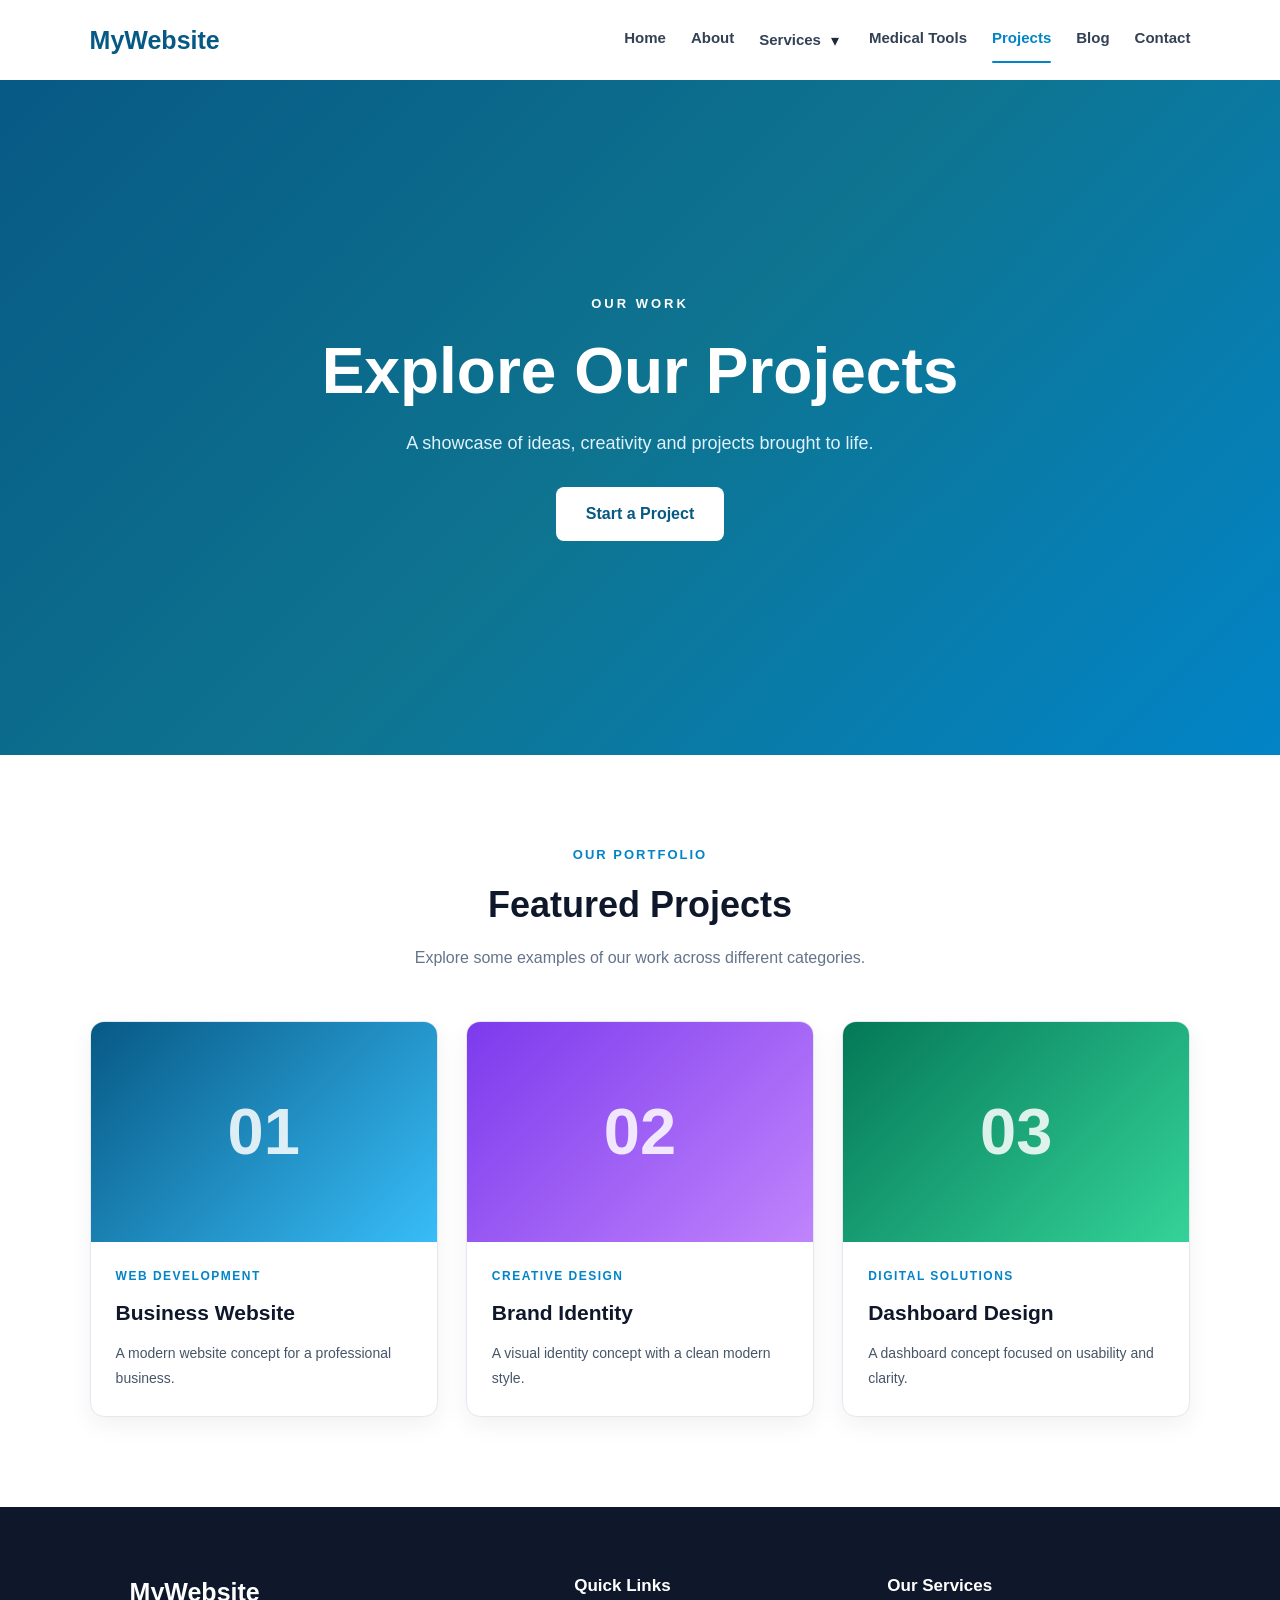
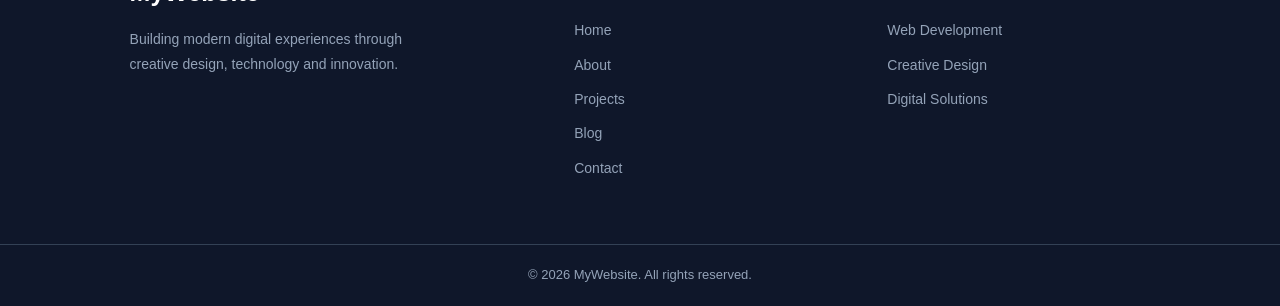
<file: projects.html>
<!DOCTYPE html>
<html lang="en">

<head>
    <meta charset="UTF-8">
    <meta name="viewport" content="width=device-width, initial-scale=1.0">

    <meta name="description" content="Explore our projects, portfolio and creative work.">

    <title>Our Projects | MyWebsite</title>

    <link rel="stylesheet" href="style.css">
</head>

<body>
    <a href="#main-content" class="skip-link">
    Skip to main content
</a>

    

<header class="site-header">
    <a href="index.html?v=5" class="logo">MyWebsite</a>

    <button class="menu-toggle"
        type="button"
        aria-label="Open navigation menu"
        aria-expanded="false"
        aria-controls="primary-navigation">
        ☰
    </button>

    <nav class="main-nav" id="primary-navigation" aria-label="Main navigation">

        <a href="index.html?v=5">Home</a>
        <a href="about.html?v=5">About</a>

        <div class="nav-dropdown">
            <div class="nav-dropdown-heading">
                <a href="services.html?v=5">Services</a>

                <button class="dropdown-toggle"
                    type="button"
                    aria-label="Open Services submenu"
                    aria-expanded="false"
                    aria-controls="services-dropdown">
                    ▾
                </button>
            </div>

            <div class="dropdown-menu" id="services-dropdown">
                <a href="services.html?v=5#web-development">Web Development</a>
                <a href="services.html?v=5#creative-design">Creative Design</a>
                <a href="services.html?v=5#digital-solutions">Digital Solutions</a>
            </div>
        </div>
<a href="medical-tools.html">Medical Tools</a>
        <a href="projects.html?v=5" class="active" aria-current="page">Projects</a>
        <a href="blog.html?v=5">Blog</a>
        <a href="contact.html?v=5">Contact</a>

    </nav>
</header>


    <main id="main-content">

        <section class="hero">
            <p>OUR WORK</p>

            <h1>Explore Our Projects</h1>

            <p>
                A showcase of ideas, creativity
                and projects brought to life.
            </p>

            <a href="contact.html" class="hero-button">
                Start a Project
            </a>
        </section>

        <section class="projects-section">

            <div class="section-heading">
                <p>OUR PORTFOLIO</p>
                <h2>Featured Projects</h2>
                <span>
                    Explore some examples of our work
                    across different categories.
                </span>
            </div>

            <div class="projects-grid">

                <article class="project-card">
                    <div class="project-visual project-one">
                        <span>01</span>
                    </div>
                    <div class="project-info">
                        <p>WEB DEVELOPMENT</p>
                        <h3>Business Website</h3>
                        <span>
                            A modern website concept for
                            a professional business.
                        </span>
                    </div>
                </article>

                <article class="project-card">
                    <div class="project-visual project-two">
                        <span>02</span>
                    </div>
                    <div class="project-info">
                        <p>CREATIVE DESIGN</p>
                        <h3>Brand Identity</h3>
                        <span>
                            A visual identity concept
                            with a clean modern style.
                        </span>
                    </div>
                </article>

                <article class="project-card">
                    <div class="project-visual project-three">
                        <span>03</span>
                    </div>
                    <div class="project-info">
                        <p>DIGITAL SOLUTIONS</p>
                        <h3>Dashboard Design</h3>
                        <span>
                            A dashboard concept focused
                            on usability and clarity.
                        </span>
                    </div>
                </article>

            </div>

        </section>

    </main>

    
<footer class="site-footer">

    <div class="footer-container">

        <!-- BRAND INFORMATION -->
        <div class="footer-brand">
            <h2>MyWebsite</h2>
            <p>
                Building modern digital experiences through
                creative design, technology and innovation.
            </p>
        </div>

        <!-- QUICK LINKS -->
        <div class="footer-links">
            <h3>Quick Links</h3>

            <a href="index.html?v=5">Home</a>
            <a href="about.html?v=5">About</a>
            <a href="projects.html?v=5">Projects</a>
            <a href="blog.html?v=5">Blog</a>
            <a href="contact.html?v=5">Contact</a>
        </div>

        <!-- SERVICES -->
        <div class="footer-links">
            <h3>Our Services</h3>

            <a href="services.html?v=5#web-development">Web Development</a>
            <a href="services.html?v=5#creative-design">Creative Design</a>
            <a href="services.html?v=5#digital-solutions">Digital Solutions</a>
        </div>

    </div>

    <div class="footer-bottom">
        <p>&copy; 2026 MyWebsite. All rights reserved.</p>
    </div>

</footer>



<script>
const menuToggle = document.querySelector(".menu-toggle");
const mainNav = document.querySelector(".main-nav");

menuToggle.addEventListener("click", function() {
    const isExpanded = menuToggle.getAttribute("aria-expanded") === "true";

    menuToggle.setAttribute("aria-expanded", !isExpanded);

    menuToggle.setAttribute(
        "aria-label",
        isExpanded ? "Open navigation menu" : "Close navigation menu"
    );

    mainNav.classList.toggle("active");
});

// ===== SERVICES DROPDOWN =====

const dropdownToggle = document.querySelector(".dropdown-toggle");
const navDropdown = document.querySelector(".nav-dropdown");

dropdownToggle.addEventListener("click", function() {
    const isExpanded = dropdownToggle.getAttribute("aria-expanded") === "true";

    dropdownToggle.setAttribute("aria-expanded", !isExpanded);

    dropdownToggle.setAttribute(
        "aria-label",
        isExpanded ? "Open Services submenu" : "Close Services submenu"
    );

    navDropdown.classList.toggle("open");
});
</script>

</body>
</html>
</file>
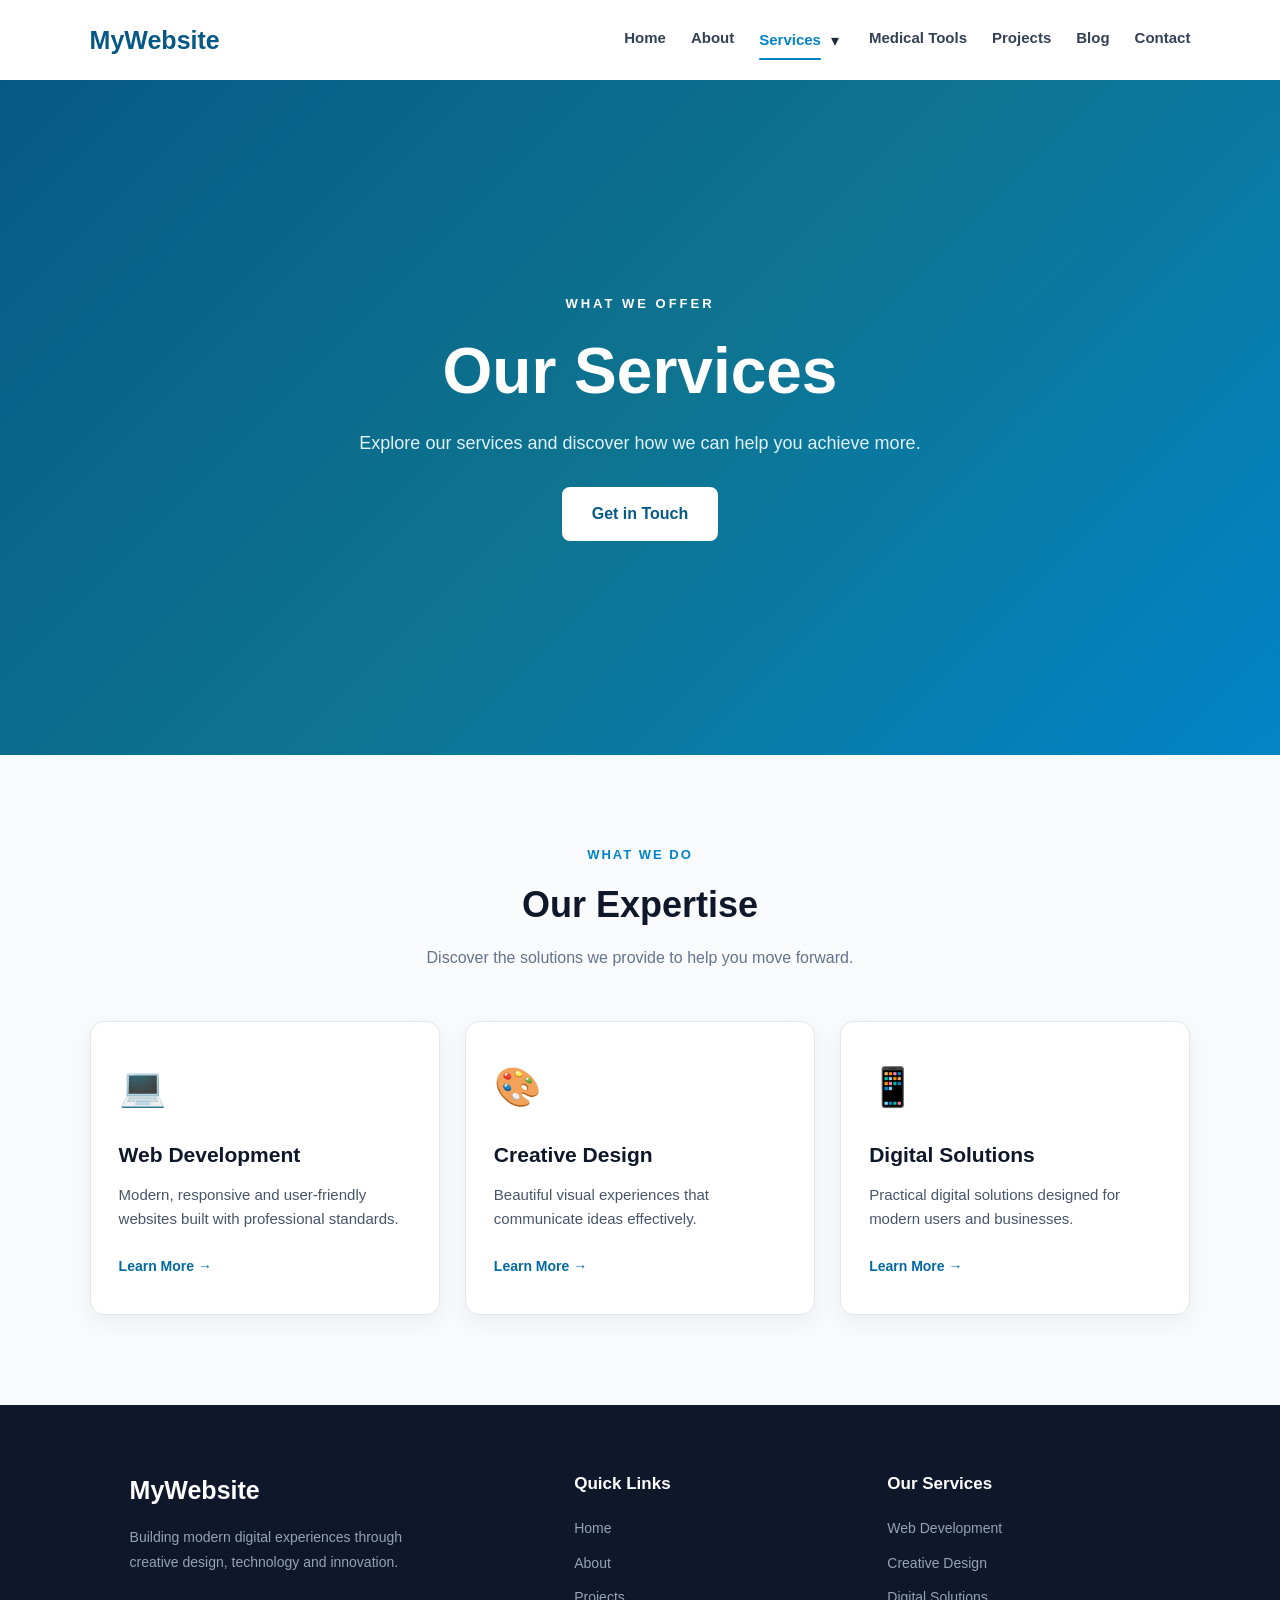
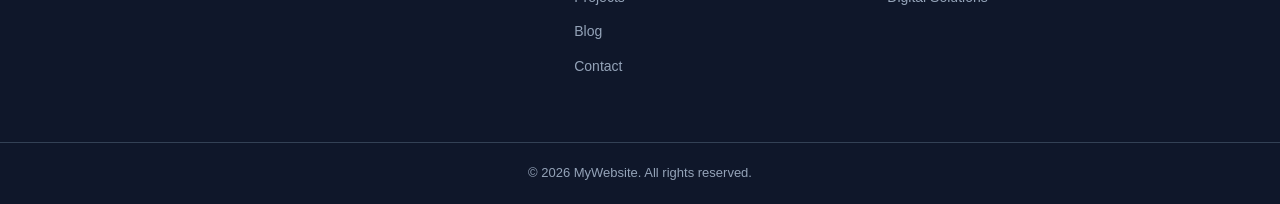
<file: services.html>
<!DOCTYPE html>
<html lang="en">

<head>
    <meta charset="UTF-8">
    <meta name="viewport" content="width=device-width, initial-scale=1.0">

    <meta name="description" content="Explore the services offered by MyWebsite.">

    <title>Our Services | MyWebsite</title>

    <link rel="stylesheet" href="style.css">
</head>

<body>
    <a href="#main-content" class="skip-link">
    Skip to main content
</a>

    
<header class="site-header">
    <a href="index.html?v=4" class="logo">MyWebsite</a>

    <button class="menu-toggle"
        type="button"
        aria-label="Open navigation menu"
        aria-expanded="false"
        aria-controls="primary-navigation">
        ☰
    </button>

    <nav class="main-nav" id="primary-navigation" aria-label="Main navigation">
        <a href="index.html?v=4">Home</a>
        <a href="about.html?v=4">About</a>
        
<div class="nav-dropdown">

    <div class="nav-dropdown-heading">
        <a href="services.html?v=5"
           class="active"
           aria-current="page">
            Services
        </a>

        <button class="dropdown-toggle"
            type="button"
            aria-label="Open Services submenu"
            aria-expanded="false"
            aria-controls="services-dropdown">
            ▾
        </button>
    </div>

    <div class="dropdown-menu" id="services-dropdown">
        <a href="services.html?v=5#web-development">
            Web Development
        </a>

        <a href="services.html?v=5#creative-design">
            Creative Design
        </a>

        <a href="services.html?v=5#digital-solutions">
            Digital Solutions
        </a>
    </div>

</div>
<a href="medical-tools.html">Medical Tools</a>
        <a href="projects.html?v=4">Projects</a>
        <a href="blog.html?v=4">Blog</a>
        <a href="contact.html?v=4">Contact</a>
    </nav>
</header>

    <main id="main-content">

        <section class="hero">
            <p>WHAT WE OFFER</p>

            <h1>Our Services</h1>

            <p>
                Explore our services and discover
                how we can help you achieve more.
            </p>

            <a href="contact.html" class="hero-button">
                Get in Touch
            </a>
        
        </section>

        <!-- SERVICES SECTION -->

        <section class="services-section">

            <div class="section-heading">
                <p>WHAT WE DO</p>
                <h2>Our Expertise</h2>
                <span>
                    Discover the solutions we provide
                    to help you move forward.
                </span>
            </div>

            <div class="services-grid">

                <div class="service-card" id="web-development">
                    <div class="service-icon">💻</div>
                    <h3>Web Development</h3>
                    <p>
                        Modern, responsive and user-friendly
                        websites built with professional standards.
                    </p>
                    <a href="contact.html">Learn More →</a>
                </div>

                <div class="service-card" id="creative-design">
                    <div class="service-icon">🎨</div>
                    <h3>Creative Design</h3>
                    <p>
                        Beautiful visual experiences that
                        communicate ideas effectively.
                    </p>
                    <a href="contact.html">Learn More →</a>
                </div>

                <div class="service-card" id="digital-solutions">
                    <div class="service-icon">📱</div>
                    <h3>Digital Solutions</h3>
                    <p>
                        Practical digital solutions designed
                        for modern users and businesses.
                    </p>
                    <a href="contact.html">Learn More →</a>
                </div>

            </div>

        </section>

    </main>



<footer class="site-footer">

    <div class="footer-container">

        <!-- BRAND INFORMATION -->
        <div class="footer-brand">
            <h2>MyWebsite</h2>
            <p>
                Building modern digital experiences through
                creative design, technology and innovation.
            </p>
        </div>

        <!-- QUICK LINKS -->
        <div class="footer-links">
            <h3>Quick Links</h3>

            <a href="index.html?v=5">Home</a>
            <a href="about.html?v=5">About</a>
            <a href="projects.html?v=5">Projects</a>
            <a href="blog.html?v=5">Blog</a>
            <a href="contact.html?v=5">Contact</a>
        </div>

        <!-- SERVICES -->
        <div class="footer-links">
            <h3>Our Services</h3>

            <a href="services.html?v=5#web-development">Web Development</a>
            <a href="services.html?v=5#creative-design">Creative Design</a>
            <a href="services.html?v=5#digital-solutions">Digital Solutions</a>
        </div>

    </div>

    <div class="footer-bottom">
        <p>&copy; 2026 MyWebsite. All rights reserved.</p>
    </div>

</footer>



<script>
// ===== MOBILE NAVIGATION =====

const menuToggle = document.querySelector(".menu-toggle");
const mainNav = document.querySelector(".main-nav");

menuToggle.addEventListener("click", function() {
    const isExpanded = menuToggle.getAttribute("aria-expanded") === "true";

    menuToggle.setAttribute("aria-expanded", !isExpanded);

    menuToggle.setAttribute(
        "aria-label",
        isExpanded ? "Open navigation menu" : "Close navigation menu"
    );

    mainNav.classList.toggle("active");
});

// ===== SERVICES DROPDOWN =====

const dropdownToggle = document.querySelector(".dropdown-toggle");
const navDropdown = document.querySelector(".nav-dropdown");

dropdownToggle.addEventListener("click", function() {
    const isExpanded = dropdownToggle.getAttribute("aria-expanded") === "true";

    dropdownToggle.setAttribute("aria-expanded", !isExpanded);

    dropdownToggle.setAttribute(
        "aria-label",
        isExpanded ? "Open Services submenu" : "Close Services submenu"
    );

    navDropdown.classList.toggle("open");
});
</script>

</body>
</html>
</file>
<file: style.css>
/* ===== GLOBAL SETTINGS ===== */

* {
    margin: 0;
    padding: 0;
    box-sizing: border-box;
}

html {
    scroll-behavior: smooth;
    background: #0f172a;
}

/* ===== GLOBAL PAGE LAYOUT ===== */

body {
    font-family: Arial, sans-serif;
    background: #f8fafc;
    color: #1e293b;
    line-height: 1.6;

    min-height: 100vh;
    min-height: 100svh;

    display: flex;
    flex-direction: column;
}

main {
    flex: 1;
}
/* ===== HEADER ===== */

.site-header {
    display: flex;
    justify-content: space-between;
    align-items: center;
    padding: 20px 7%;
    background: #ffffff;
    box-shadow: 0 2px 12px rgba(0, 0, 0, 0.06);
}

.logo {
    font-size: 25px;
    font-weight: 800;
    color: #075985;
    text-decoration: none;
}

.main-nav {
    display: flex;
    gap: 25px;
}

.main-nav a {
    text-decoration: none;
    color: #334155;
    font-size: 15px;
    font-weight: 600;
    transition:
        color 0.3s ease,
        transform 0.3s ease;
}

.main-nav a:hover {
    color: #0284c7;
}

/* ===== NAVIGATION HOVER ANIMATION ===== */

@media (min-width: 769px) {

    .main-nav > a:hover,
    .nav-dropdown-heading > a:hover {
        transform: translateY(-2px);
    }

}

/* ===== HERO SECTION ===== */

.hero {
    min-height: 75vh;
    display: flex;
    flex-direction: column;
    justify-content: center;
    align-items: center;
    text-align: center;
    padding: 60px 20px;

    background: linear-gradient(
        135deg,
        #075985,
        #0e7490,
        #0284c7
    );

    color: #ffffff;
}

.hero p:first-child {
    font-size: 13px;
    font-weight: 700;
    letter-spacing: 3px;
    margin-bottom: 20px;
}

.hero h1 {
    font-size: clamp(36px, 6vw, 64px);
    max-width: 850px;
    line-height: 1.15;
    margin-bottom: 20px;
}

.hero p:nth-of-type(2) {
    max-width: 600px;
    font-size: 18px;
    color: #e0f2fe;
    margin-bottom: 30px;
}

/* ===== HERO BUTTON ===== */

.hero-button {
    display: inline-block;
    background: #ffffff;
    color: #075985;
    padding: 14px 30px;
    border-radius: 8px;
    text-decoration: none;
    font-weight: 700;
    transition: 0.3s ease;
}

.hero-button:hover {
    background: #e0f2fe;
    transform: translateY(-3px);
}


/* ===== PROFESSIONAL FOOTER ===== */

.site-footer {
    background: #0f172a;
    color: #cbd5e1;
    font-size: 14px;
}

.footer-container {
    display: grid;
    grid-template-columns: 1.5fr 1fr 1fr;
    gap: 50px;
    max-width: 1200px;
    margin: 0 auto;
    padding: 65px 7%;
}

.footer-brand h2 {
    color: #ffffff;
    font-size: 25px;
    margin-bottom: 15px;
}

.footer-brand p {
    color: #94a3b8;
    max-width: 320px;
    line-height: 1.8;
}

.footer-links {
    display: flex;
    flex-direction: column;
    align-items: flex-start;
    gap: 12px;
}

.footer-links h3 {
    color: #ffffff;
    font-size: 17px;
    margin-bottom: 8px;
}

.footer-links a {
    color: #94a3b8;
    text-decoration: none;
    transition: color 0.3s ease;
}

.footer-links a:hover {
    color: #38bdf8;
}

.footer-bottom {
    border-top: 1px solid #334155;
    text-align: center;
    padding: 20px 15px;
    color: #94a3b8;
    font-size: 13px;
}

/* ===== MOBILE RESPONSIVENESS ===== */

@media (max-width: 768px) {

    .site-header {
        flex-direction: row;
        justify-content: space-between;
        gap: 10px;
        padding: 15px 20px;
    }

    .menu-toggle {
        display: block;
    }

    .main-nav {
        display: none;
        flex-direction: column;
        align-items: center;
        width: 100%;
        gap: 15px;
    }
    .main-nav.active {
    display: flex;
}

    .hero {
        min-height: 65vh;
    }
}


/* ===== SERVICES SECTION ===== */

.services-section {
    padding: 90px 7%;
    background: #f8fafc;
}

.section-heading {
    text-align: center;
    max-width: 650px;
    margin: 0 auto 50px;
}

.section-heading p {
    color: #0284c7;
    font-size: 13px;
    font-weight: 700;
    letter-spacing: 2px;
    margin-bottom: 10px;
}

.section-heading h2 {
    font-size: 36px;
    color: #0f172a;
    margin-bottom: 12px;
}

.section-heading span {
    color: #64748b;
    font-size: 16px;
}

.services-grid {
    display: grid;
    grid-template-columns: repeat(3, 1fr);
    gap: 25px;
    max-width: 1200px;
    margin: 0 auto;
}

.service-card {
    background: #ffffff;
    padding: 35px 28px;
    border-radius: 14px;
    border: 1px solid #e2e8f0;
    box-shadow: 0 8px 25px rgba(15, 23, 42, 0.05);
    transition: transform 0.3s ease, box-shadow 0.3s ease;
}

.service-card:hover {
    transform: translateY(-8px);
    box-shadow: 0 16px 35px rgba(15, 23, 42, 0.12);
}

.service-icon {
    font-size: 38px;
    margin-bottom: 20px;
}

.service-card h3 {
    font-size: 21px;
    color: #0f172a;
    margin-bottom: 12px;
}

.service-card p {
    color: #475569;
    font-size: 15px;
    margin-bottom: 22px;
}

.service-card a {
    color: #0369a1;
    text-decoration: none;
    font-weight: 700;
    font-size: 14px;
}

.service-card a:hover {
    color: #0c4a6e;
}

/* ===== RESPONSIVE SERVICES GRID ===== */

@media (max-width: 900px) {
    .services-grid {
        grid-template-columns: repeat(2, 1fr);
    }
}

@media (max-width: 600px) {
    .services-section {
        padding: 65px 20px;
    }

    .services-grid {
        grid-template-columns: 1fr;
    }

    .section-heading h2 {
        font-size: 29px;
    }
}

/* ===== PROJECTS SECTION ===== */

.projects-section {
    padding: 90px 7%;
    background: #ffffff;
}

.projects-grid {
    display: grid;
    grid-template-columns: repeat(3, 1fr);
    gap: 28px;
    max-width: 1200px;
    margin: 0 auto;
}

.project-card {
    background: #ffffff;
    border-radius: 14px;
    overflow: hidden;
    border: 1px solid #e2e8f0;
    box-shadow: 0 8px 25px rgba(15, 23, 42, 0.06);
    transition: transform 0.3s ease, box-shadow 0.3s ease;
}

.project-card:hover {
    transform: translateY(-7px);
    box-shadow: 0 16px 35px rgba(15, 23, 42, 0.13);
}

.project-visual {
    height: 220px;
    display: flex;
    align-items: center;
    justify-content: center;
    position: relative;
}

.project-visual span {
    font-size: 65px;
    font-weight: 800;
    color: rgba(255, 255, 255, 0.85);
}

.project-one {
    background: linear-gradient(135deg, #075985, #38bdf8);
}

.project-two {
    background: linear-gradient(135deg, #7c3aed, #c084fc);
}

.project-three {
    background: linear-gradient(135deg, #047857, #34d399);
}

.project-info {
    padding: 25px;
}

.project-info p {
    color: #0284c7;
    font-size: 12px;
    font-weight: 700;
    letter-spacing: 1.5px;
    margin-bottom: 10px;
}

.project-info h3 {
    color: #0f172a;
    font-size: 21px;
    margin-bottom: 10px;
}

.project-info > span {
    color: #475569;
    font-size: 14px;
}

/* ===== RESPONSIVE PROJECT GRID ===== */

@media (max-width: 900px) {
    .projects-grid {
        grid-template-columns: repeat(2, 1fr);
    }
}

@media (max-width: 600px) {
    .projects-section {
        padding: 65px 20px;
    }

    .projects-grid {
        grid-template-columns: 1fr;
    }

    .project-visual {
        height: 190px;
    }
}


/* ===== BLOG SECTION ===== */

.blog-section {
    padding: 90px 7%;
    background: #f8fafc;
}

.blog-grid {
    display: grid;
    grid-template-columns: repeat(3, 1fr);
    gap: 28px;
    max-width: 1200px;
    margin: 0 auto;
}

.blog-card {
    background: #ffffff;
    border-radius: 14px;
    overflow: hidden;
    border: 1px solid #e2e8f0;
    box-shadow: 0 8px 25px rgba(15, 23, 42, 0.05);
    transition: transform 0.3s ease, box-shadow 0.3s ease;
}

.blog-card:hover {
    transform: translateY(-7px);
    box-shadow: 0 16px 35px rgba(15, 23, 42, 0.12);
}

/* BLOG IMAGE AREA */

.blog-image {
    height: 210px;
    display: flex;
    justify-content: center;
    align-items: center;
}

.blog-image span {
    font-size: 65px;
    font-weight: 800;
    color: rgba(255, 255, 255, 0.85);
}

.blog-image-one {
    background: linear-gradient(135deg, #075985, #38bdf8);
}

.blog-image-two {
    background: linear-gradient(135deg, #7c3aed, #c084fc);
}

.blog-image-three {
    background: linear-gradient(135deg, #047857, #34d399);
}

/* BLOG CONTENT */

.blog-content {
    padding: 25px;
}

.blog-category {
    color: #0284c7;
    font-size: 12px;
    font-weight: 700;
    letter-spacing: 1.5px;
    margin-bottom: 12px;
}

.blog-content h3 {
    color: #0f172a;
    font-size: 20px;
    line-height: 1.4;
    margin-bottom: 12px;
}

.blog-content > p:not(.blog-category) {
    color: #475569;
    font-size: 14px;
    margin-bottom: 20px;
}

.blog-content a {
    color: #0369a1;
    text-decoration: none;
    font-size: 14px;
    font-weight: 700;
}

.blog-content a:hover {
    color: #0c4a6e;
}

/* RESPONSIVE BLOG GRID */

@media (max-width: 900px) {
    .blog-grid {
        grid-template-columns: repeat(2, 1fr);
    }
}

@media (max-width: 600px) {
    .blog-section {
        padding: 65px 20px;
    }

    .blog-grid {
        grid-template-columns: 1fr;
    }
}


/* ===== CONTACT SECTION ===== */

.contact-section {
    padding: 90px 7%;
    background: #f8fafc;
}

.contact-container {
    display: grid;
    grid-template-columns: 1fr 1.2fr;
    gap: 60px;
    max-width: 1200px;
    margin: 0 auto;
    align-items: start;
}

/* CONTACT INFORMATION */

.contact-label {
    color: #0284c7;
    font-size: 13px;
    font-weight: 700;
    letter-spacing: 2px;
    margin-bottom: 15px;
}

.contact-info h2 {
    font-size: 36px;
    color: #0f172a;
    line-height: 1.3;
    margin-bottom: 20px;
}

.contact-description {
    color: #64748b;
    font-size: 16px;
    margin-bottom: 35px;
}

.contact-detail {
    margin-bottom: 25px;
}

.contact-detail h3 {
    color: #0f172a;
    font-size: 17px;
    margin-bottom: 5px;
}

.contact-detail p {
    color: #64748b;
    font-size: 15px;
}

/* CONTACT FORM CONTAINER */

.contact-form-container {
    background: #ffffff;
    padding: 40px;
    border-radius: 16px;
    border: 1px solid #e2e8f0;
    box-shadow: 0 10px 35px rgba(15, 23, 42, 0.06);
}

.contact-form-container h2 {
    color: #0f172a;
    font-size: 27px;
    margin-bottom: 10px;
}

.contact-form-container > p {
    color: #64748b;
    font-size: 15px;
    margin-bottom: 30px;
}

/* FORM FIELDS */

.form-group {
    margin-bottom: 22px;
}

.form-group label {
    display: block;
    color: #334155;
    font-size: 14px;
    font-weight: 700;
    margin-bottom: 8px;
}

.form-group input,
.form-group textarea {
    width: 100%;
    padding: 14px 16px;
    border: 1px solid #cbd5e1;
    border-radius: 8px;
    font-family: Arial, sans-serif;
    font-size: 15px;
    color: #1e293b;
    background: #ffffff;
    outline: none;
    transition: border-color 0.3s ease,
                box-shadow 0.3s ease;
}

.form-group input:focus,
.form-group textarea:focus {
    border-color: #0284c7;
    box-shadow: 0 0 0 3px rgba(2, 132, 199, 0.12);
}

.form-group textarea {
    resize: vertical;
    min-height: 140px;
}

/* SUBMIT BUTTON */

.contact-submit {
    width: 100%;
    padding: 15px;
    border: none;
    border-radius: 8px;
    background: #075985;
    color: #ffffff;
    font-size: 16px;
    font-weight: 700;
    cursor: pointer;
    transition: background 0.3s ease,
                transform 0.3s ease;
}

.contact-submit:hover {
    background: #0369a1;
    transform: translateY(-2px);
}

/* RESPONSIVE CONTACT SECTION */

@media (max-width: 900px) {

    .contact-container {
        grid-template-columns: 1fr;
        gap: 45px;
    }

}

@media (max-width: 600px) {

    .contact-section {
        padding: 65px 20px;
    }

    .contact-info h2 {
        font-size: 29px;
    }

    .contact-form-container {
        padding: 25px 20px;
    }

    .contact-form-container h2 {
        font-size: 23px;
    }

}

/* ===== CONTACT FORM FEEDBACK ===== */

#form-status {
    margin-top: 18px;
    font-size: 14px;
    font-weight: 600;
    line-height: 1.5;
}

/* DISABLED SUBMIT BUTTON */

.contact-submit:disabled {
    background: #94a3b8;
    cursor: not-allowed;
    transform: none;
    opacity: 0.8;
}


/* ===== ACTIVE NAVIGATION LINK ===== */

.main-nav a.active,
.nav-dropdown-heading a.active {
    color: #0284c7;
    position: relative;
}

.main-nav a.active::after,
.nav-dropdown-heading a.active::after {
    content: "";
    position: absolute;
    left: 0;
    bottom: -8px;
    width: 100%;
    height: 2px;
    background: #0284c7;
    border-radius: 2px;
}

/* ===== ACTIVE UNDERLINE ANIMATION ===== */

.main-nav a::after,
.nav-dropdown-heading a::after {
    transition: width 0.3s ease;
}

/* ===== NAVIGATION HOVER UNDERLINE ===== */

@media (min-width: 769px) {

    .main-nav > a:not(.active)::after,
    .nav-dropdown-heading > a:not(.active)::after {
        content: "";
        position: absolute;
        left: 0;
        bottom: -8px;
        width: 0;
        height: 2px;
        background: #0284c7;
        border-radius: 2px;
        transition: width 0.3s ease;
    }

    .main-nav > a:not(.active):hover::after,
    .nav-dropdown-heading > a:not(.active):hover::after {
        width: 100%;
    }

}
/* ===== MOBILE MENU BUTTON ===== */

.menu-toggle {
    display: none;
    background: transparent;
    border: none;
    font-size: 28px;
    color: #075985;
    cursor: pointer;
    padding: 5px 10px;
}

/* ===== MOBILE MENU VISIBILITY FIX ===== */

@media (max-width: 768px) {
    .menu-toggle {
        display: block;
    }
}


/* ===== FLOATING MOBILE NAVIGATION ===== */

@media (max-width: 768px) {

    .site-header {
        position: relative;
        flex-direction: row;
        justify-content: space-between;
        align-items: center;
    }

    .menu-toggle {
        display: block;
        position: relative;
        z-index: 1001;
    }

    .main-nav {
        display: none;
        position: absolute;
        top: calc(100% + 8px);
        right: 7%;
        width: min(260px, 86vw);
        background: #ffffff;
        padding: 15px;
        border-radius: 10px;
        box-shadow: 0 8px 25px rgba(0, 0, 0, 0.15);
        flex-direction: column;
        align-items: stretch;
        gap: 5px;
        z-index: 1000;
    }

    .main-nav.active {
        display: flex;
    }

    .main-nav a {
        padding: 10px 12px;
    }

    .main-nav a.active::after {
        display: none;
    }
}



/* ===== PROFESSIONAL SERVICES DROPDOWN ===== */

.nav-dropdown {
    position: relative;
}

.nav-dropdown-heading {
    display: flex;
    align-items: center;
    gap: 5px;
}

.dropdown-toggle {
    background: transparent;
    border: none;
    color: inherit;
    font-size: 16px;
    cursor: pointer;
    padding: 5px;
    transition: transform 0.3s ease;
}

.nav-dropdown.open .dropdown-toggle {
    transform: rotate(180deg);
}

.dropdown-menu {
    position: absolute;
    top: 100%;
    left: 0;
    min-width: 210px;
    padding: 8px;
    background: #ffffff;
    border-radius: 8px;
    box-shadow: 0 8px 25px rgba(0, 0, 0, 0.15);
    z-index: 1100;

    max-height: 0;
    overflow: hidden;
    opacity: 0;
    visibility: hidden;
    transform: translateY(-8px);

    transition:
        max-height 0.35s ease,
        opacity 0.25s ease,
        transform 0.3s ease,
        visibility 0.3s ease;
}

.dropdown-menu a {
    display: block;
    padding: 10px 12px;
    color: #1e293b;
    text-decoration: none;
    border-radius: 5px;
    white-space: nowrap;
}

.dropdown-menu a:hover,
.dropdown-menu a:focus {
    background: #f1f5f9;
    color: #0284c7;
}

/* Desktop dropdown interaction */

@media (min-width: 769px) {
    .nav-dropdown:hover .dropdown-menu,
    .nav-dropdown:focus-within .dropdown-menu,
    .nav-dropdown.open .dropdown-menu {
        max-height: 300px;
        opacity: 1;
        visibility: visible;
        transform: translateY(0);
    }
}

/* Mobile dropdown interaction */

@media (max-width: 768px) {
    .nav-dropdown {
        width: 100%;
    }

    .nav-dropdown-heading {
        justify-content: center;
    }

    .dropdown-menu {
        position: static;
        width: 100%;
        min-width: 0;
        box-shadow: none;
        background: #f8fafc;
        margin-top: 5px;
        padding: 0 8px;
        transform: translateY(-5px);
    }

    .nav-dropdown.open .dropdown-menu {
        max-height: 300px;
        opacity: 1;
        visibility: visible;
        transform: translateY(0);
        padding: 8px;
    }

    .dropdown-menu a {
        white-space: normal;
        text-align: center;
    }
}


/* ===== DESKTOP DROPDOWN POLISH ===== */

@media (min-width: 769px) {

    .nav-dropdown {
        display: flex;
        align-items: center;
    }

    .dropdown-menu {
        top: calc(100% + 12px);
        min-width: 230px;
        padding: 8px;
        border: 1px solid #e2e8f0;
        border-radius: 10px;
        box-shadow: 0 12px 30px rgba(15, 23, 42, 0.12);
    }

    .dropdown-menu a {
        padding: 11px 14px;
        font-size: 14px;
        transition:
            background 0.25s ease,
            color 0.25s ease,
            padding-left 0.25s ease;
    }

    .dropdown-menu a:hover {
        background: #eff6ff;
        color: #0284c7;
        padding-left: 19px;
    }

    .dropdown-menu a:focus-visible {
        outline: 2px solid #0284c7;
        outline-offset: 2px;
    }
}


/* ===== RESPONSIVE FOOTER ===== */

@media (max-width: 768px) {

    .footer-container {
        grid-template-columns: 1fr 1fr;
        gap: 35px;
        padding: 50px 25px;
    }

    .footer-brand {
        grid-column: 1 / -1;
    }

}

@media (max-width: 480px) {

    .footer-container {
        grid-template-columns: 1fr;
        gap: 30px;
        padding: 45px 25px;
    }

    .footer-brand {
        grid-column: auto;
    }

}


/* ===== MEDICAL TOOLS PAGE ===== */

.medical-tools-section {
    padding: 60px 7%;
    background: #f8fafc;
}

.medical-tools-container {
    max-width: 1200px;
    margin: 0 auto;
    display: grid;
    grid-template-columns: repeat(2, minmax(0, 1fr));
    gap: 30px;
}

.medical-tool-card {
    background: #ffffff;
    padding: 35px;
    border-radius: 14px;
    border: 1px solid #e2e8f0;
    box-shadow: 0 8px 25px rgba(15, 23, 42, 0.06);
    transition: transform 0.3s ease, box-shadow 0.3s ease;
}

.medical-tool-card:hover {
    transform: translateY(-5px);
    box-shadow: 0 14px 35px rgba(15, 23, 42, 0.12);
}

.medical-tool-card h2 {
    color: #0f172a;
    font-size: 23px;
    margin-bottom: 15px;
}

.medical-tool-card p {
    color: #64748b;
    line-height: 1.8;
    margin-bottom: 25px;
}

.medical-tool-card a {
    display: inline-block;
    background: #0284c7;
    color: #ffffff;
    padding: 11px 22px;
    border-radius: 7px;
    text-decoration: none;
    font-weight: 600;
    transition: background 0.3s ease;
}

.medical-tool-card a:hover {
    background: #0369a1;
}

/* ===== MEDICAL TOOLS RESPONSIVE DESIGN ===== */

@media (max-width: 768px) {

    .medical-tools-container {
        grid-template-columns: 1fr;
    }

    .medical-tools-section {
        padding: 40px 25px;
    }

    .medical-tool-card {
        padding: 28px;
    }

}

/* ===== MEDICAL DISCLAIMER ===== */

.medical-disclaimer {
    max-width: 1200px;
    margin: 35px auto 0;
    padding: 25px 30px;
    background: #eff6ff;
    border-left: 4px solid #0284c7;
    border-radius: 8px;
}

.medical-disclaimer h3 {
    color: #0f172a;
    font-size: 18px;
    margin-bottom: 10px;
}

.medical-disclaimer p {
    color: #475569;
    font-size: 14px;
    line-height: 1.8;
}

@media (max-width: 768px) {

    .medical-disclaimer {
        margin-top: 25px;
        padding: 22px;
    }

}

/* ===== MEDICAL TOOLS SEARCH AND FILTER ===== */

.medical-tools-toolbar {
    max-width: 1200px;
    margin: 0 auto 35px;
    display: grid;
    grid-template-columns: minmax(0, 2fr) minmax(220px, 1fr);
    gap: 20px;
    align-items: end;
}

.medical-search-box input,
.medical-category-filter select {
    width: 100%;
    min-height: 48px;
    padding: 12px 15px;
    border: 1px solid #cbd5e1;
    border-radius: 8px;
    background: #ffffff;
    color: #1e293b;
    font: inherit;
    outline: none;
}

.medical-search-box input:focus,
.medical-category-filter select:focus {
    border-color: #0284c7;
    box-shadow: 0 0 0 3px rgba(2, 132, 199, 0.14);
}

.medical-category-filter label {
    display: block;
    margin-bottom: 7px;
    color: #334155;
    font-size: 14px;
    font-weight: 600;
}

@media (max-width: 768px) {
    .medical-tools-toolbar {
        grid-template-columns: 1fr;
        gap: 15px;
        margin-bottom: 25px;
    }
}


/* ===== FEATURED CALCULATOR LABEL ===== */

.featured-label {
    display: inline-block;
    margin-bottom: 15px;
    padding: 5px 11px;
    background: #e0f2fe;
    color: #0369a1;
    border-radius: 20px;
    font-size: 11px;
    font-weight: 700;
    letter-spacing: 0.7px;
}


/* ===== MEDICAL CALCULATOR CARD IMPROVEMENTS ===== */

.medical-tool-card {
    display: flex;
    flex-direction: column;
}

.medical-tool-card p {
    flex-grow: 1;
}

.medical-tool-card a {
    align-self: flex-start;
}

.medical-tool-card a:focus-visible {
    outline: 3px solid #7dd3fc;
    outline-offset: 3px;
}


/* ===== MEDICAL TOOLS FAVORITE BUTTON ===== */

.favorite-toggle {
    align-self: flex-end;
    width: 38px;
    height: 38px;
    margin-bottom: 10px;
    border: 1px solid #cbd5e1;
    border-radius: 50%;
    background: #ffffff;
    color: #64748b;
    font-size: 24px;
    line-height: 1;
    cursor: pointer;
    transition: all 0.2s ease;
}

.favorite-toggle:hover {
    border-color: #f59e0b;
    color: #d97706;
    background: #fffbeb;
}

.favorite-toggle[aria-pressed="true"] {
    color: #d97706;
    border-color: #f59e0b;
    background: #fffbeb;
}

.favorite-toggle:focus-visible {
    outline: 3px solid #7dd3fc;
    outline-offset: 3px;
}


/* ===== FAVORITES FILTER ===== */

.favorites-filter {
    max-width: 1200px;
    margin: 0 auto 22px;
}

.favorites-filter label {
    display: inline-flex;
    align-items: center;
    gap: 9px;
    color: #334155;
    font-size: 14px;
    font-weight: 600;
    cursor: pointer;
}

.favorites-filter input {
    width: 17px;
    height: 17px;
    accent-color: #0284c7;
    cursor: pointer;
}


/* ===== MEDICAL TOOLS THEME TOGGLE ===== */

.theme-toggle-container {
    max-width: 1200px;
    margin: 0 auto 20px;
    display: flex;
    justify-content: flex-end;
}

.theme-toggle {
    padding: 10px 16px;
    border: 1px solid #cbd5e1;
    border-radius: 8px;
    background: #ffffff;
    color: #1e293b;
    font: inherit;
    font-size: 14px;
    font-weight: 600;
    cursor: pointer;
    transition: all 0.2s ease;
}

.theme-toggle:hover {
    border-color: #0284c7;
    color: #0284c7;
}

.theme-toggle:focus-visible {
    outline: 3px solid #7dd3fc;
    outline-offset: 3px;
}

@media (max-width: 768px) {
    .theme-toggle-container {
        margin-bottom: 15px;
    }
}


/* ===== MEDICAL TOOLS DARK THEME ===== */

body.medical-tools-dark .medical-tools-section {
    background: #0f172a;
}

body.medical-tools-dark .medical-tool-card {
    background: #1e293b;
    border-color: #334155;
    box-shadow: 0 8px 25px rgba(0, 0, 0, 0.2);
}

body.medical-tools-dark .medical-tool-card h2 {
    color: #f8fafc;
}

body.medical-tools-dark .medical-tool-card p {
    color: #cbd5e1;
}

body.medical-tools-dark .medical-search-box input,
body.medical-tools-dark .medical-category-filter select {
    background: #1e293b;
    color: #f8fafc;
    border-color: #475569;
}

body.medical-tools-dark .medical-category-filter label,
body.medical-tools-dark .favorites-filter label {
    color: #e2e8f0;
}

body.medical-tools-dark .medical-disclaimer {
    background: #172554;
    border-left-color: #38bdf8;
}

body.medical-tools-dark .medical-disclaimer h3 {
    color: #f8fafc;
}

body.medical-tools-dark .medical-disclaimer p {
    color: #cbd5e1;
}

body.medical-tools-dark .theme-toggle {
    background: #1e293b;
    color: #f8fafc;
    border-color: #475569;
}

body.medical-tools-dark .favorite-toggle {
    background: #1e293b;
    color: #cbd5e1;
    border-color: #475569;
}

body.medical-tools-dark .favorite-toggle[aria-pressed="true"] {
    color: #fbbf24;
    border-color: #f59e0b;
    background: #422006;
}

body.medical-tools-dark .featured-label {
    background: #0c4a6e;
    color: #bae6fd;
}

/* ===== MEDICAL TOOL CARD IMAGES ===== */

.medical-tool-image {
    display: block;
    width: 120px;
    height: 120px;
    object-fit: contain;
    margin: 0 auto 18px;
}

/* ===== MEDICAL TOOL CARD LAYOUT IMPROVEMENTS ===== */

.medical-tool-card {
    position: relative;
}

/* Favorite button: fixed at the top-right of each card */
.medical-tool-card .favorite-toggle {
    position: absolute;
    top: 14px;
    right: 14px;
    width: auto;
    min-width: 42px;
    height: 42px;
    padding: 4px 10px;
    margin: 0;
    font-size: 27px;
    line-height: 1;
    z-index: 2;
}

/* Featured header */
.medical-tool-card .featured-label {
    display: block;
    margin: -25px -25px 16px;
    padding: 12px 55px 12px 18px;
    background: #075985;
    color: #ffffff;
    font-size: 12px;
    font-weight: 700;
    letter-spacing: 1.2px;
    text-align: left;
    border-radius: 16px 16px 0 0;
}

/* Larger calculator illustrations */
.medical-tool-card .medical-tool-image {
    display: block;
    width: 145px;
    height: 145px;
    object-fit: contain;
    margin: 0 auto 5px;
}

/* Keep calculator names close to images */
.medical-tool-card h2 {
    margin-top: 0;
}

/* ===== MEDICAL TOOLS SEARCH DESIGN ===== */

.medical-search-box {
    position: relative;
    width: 100%;
}

.medical-search-input-wrapper {
    display: flex;
    align-items: center;
    position: relative;
    background: #ffffff;
    border: 1px solid #cbd5e1;
    border-radius: 14px;
    padding: 0 14px;
    box-shadow: 0 3px 12px #0f172a0d;
    transition: border-color 0.2s, box-shadow 0.2s;
}

.medical-search-input-wrapper:focus-within {
    border-color: #0284c7;
    box-shadow: 0 0 0 4px #0284c71a;
}

.search-icon {
    color: #0284c7;
    font-size: 28px;
    margin-right: 10px;
    line-height: 1;
}

.medical-search-input-wrapper input {
    flex: 1;
    min-width: 0;
    border: none;
    outline: none;
    box-shadow: none;
    background: transparent;
    padding: 15px 0;
    margin: 0;
    font-size: 15px;
}

.medical-search-input-wrapper input:focus {
    border: none;
    outline: none;
    box-shadow: none;
}

.clear-search {
    width: 30px;
    height: 30px;
    padding: 0;
    margin: 0 0 0 8px;
    border: none;
    border-radius: 50%;
    background: #e2e8f0;
    color: #475569;
    font-size: 22px;
    line-height: 1;
    cursor: pointer;
}

.search-guide {
    margin: 8px 4px 0;
    color: #64748b;
    font-size: 12px;
}

.search-suggestions {
    position: static;
    width: 100%;
    margin-top: 8px;
    background: #ffffff;
    border: 1px solid #e2e8f0;
    border-radius: 12px;
    box-shadow: 0 8px 24px #0f172a1a;
    overflow: hidden;
}

.search-suggestions[hidden],
.clear-search[hidden] {
    display: none;
}


/* ===== SEARCH AUTOCOMPLETE SUGGESTIONS ===== */

.search-suggestion-item {
    display: block;
    width: 100%;
    padding: 13px 16px;
    margin: 0;
    border: none;
    border-bottom: 1px solid #f1f5f9;
    border-radius: 0;
    background: #ffffff;
    color: #1e293b;
    text-align: left;
    font-size: 14px;
    font-weight: 600;
    cursor: pointer;
}

.search-suggestion-item:hover,
.search-suggestion-item:focus {
    background: #eff6ff;
    color: #0369a1;
    outline: none;
}

.no-search-results {
    padding: 14px 16px;
    color: #64748b;
    font-size: 13px;
}

/* Dark mode */
.medical-tools-dark .medical-search-input-wrapper,
.medical-tools-dark .search-suggestions {
    background: #1e293b;
    border-color: #475569;
}

.medical-tools-dark .medical-search-input-wrapper input {
    color: #f1f5f9;
}

.medical-tools-dark .search-guide,
.medical-tools-dark .no-search-results {
    color: #cbd5e1;
}

.medical-tools-dark .search-suggestion-item {
    background: #1e293b;
    color: #f1f5f9;
    border-bottom-color: #334155;
}

.medical-tools-dark .search-suggestion-item:hover,
.medical-tools-dark .search-suggestion-item:focus {
    background: #334155;
    color: #7dd3fc;
}

.medical-tools-dark .clear-search {
    background: #475569;
    color: #f1f5f9;
}

/* ===== PERMANENT SEARCH SUGGESTION LAYOUT FIX ===== */

.medical-tools-section .medical-search-box {
    display: flex;
    flex-direction: column;
    position: relative;
    width: 100%;
    height: auto;
    overflow: visible;
}

.medical-tools-section .medical-search-input-wrapper {
    width: 100%;
    flex-shrink: 0;
}

.medical-tools-section .search-suggestions {
    position: relative;
    top: auto;
    left: auto;
    right: auto;
    width: 100%;
    flex-shrink: 0;
    margin-top: 8px;
    z-index: 1;
}

.medical-tools-section .medical-category-filter {
    position: relative;
    clear: both;
    width: 100%;
    margin-top: 32px;
    z-index: 0;
}

/* ===== FAVORITES FILTER SPACING ===== */

.medical-tools-section .favorites-filter {
    margin-top: 16px;
}

/* ===== ACCESSIBILITY SKIP LINK ===== */

.skip-link {
    position: absolute;
    top: 10px;
    left: 10px;
    z-index: 9999;

    padding: 12px 18px;
    background: #0f172a;
    color: #ffffff;

    border-radius: 8px;
    font-size: 14px;
    font-weight: 600;
    text-decoration: none;

    transform: translateY(-150%);
    transition: transform 0.2s ease;
}

.skip-link:focus {
    transform: translateY(0);
    outline: 3px solid #38bdf8;
    outline-offset: 3px;
}

/* ===== NAVIGATION KEYBOARD ACCESSIBILITY ===== */

.logo:focus-visible,
.main-nav a:focus-visible,
.menu-toggle:focus-visible,
.dropdown-toggle:focus-visible {
    outline: 3px solid #0284c7;
    outline-offset: 4px;
    border-radius: 4px;
}

/* ===== REDUCED MOTION ACCESSIBILITY ===== */

@media (prefers-reduced-motion: reduce) {
    *,
    *::before,
    *::after {
        scroll-behavior: auto !important;
        animation-duration: 0.01ms !important;
        animation-iteration-count: 1 !important;
        transition-duration: 0.01ms !important;
    }
}

/* ===== SEARCH SUGGESTION KEYBOARD HIGHLIGHT ===== */

.search-suggestion-item.active {
    background: #e0f2fe;
    color: #075985;
    outline: 2px solid #0284c7;
    outline-offset: -2px;
}
body.medical-tools-dark .search-suggestion-item.active {
    background: #1e3a5f;
    color: #e0f2fe;
    outline-color: #38bdf8;
}
</file>
